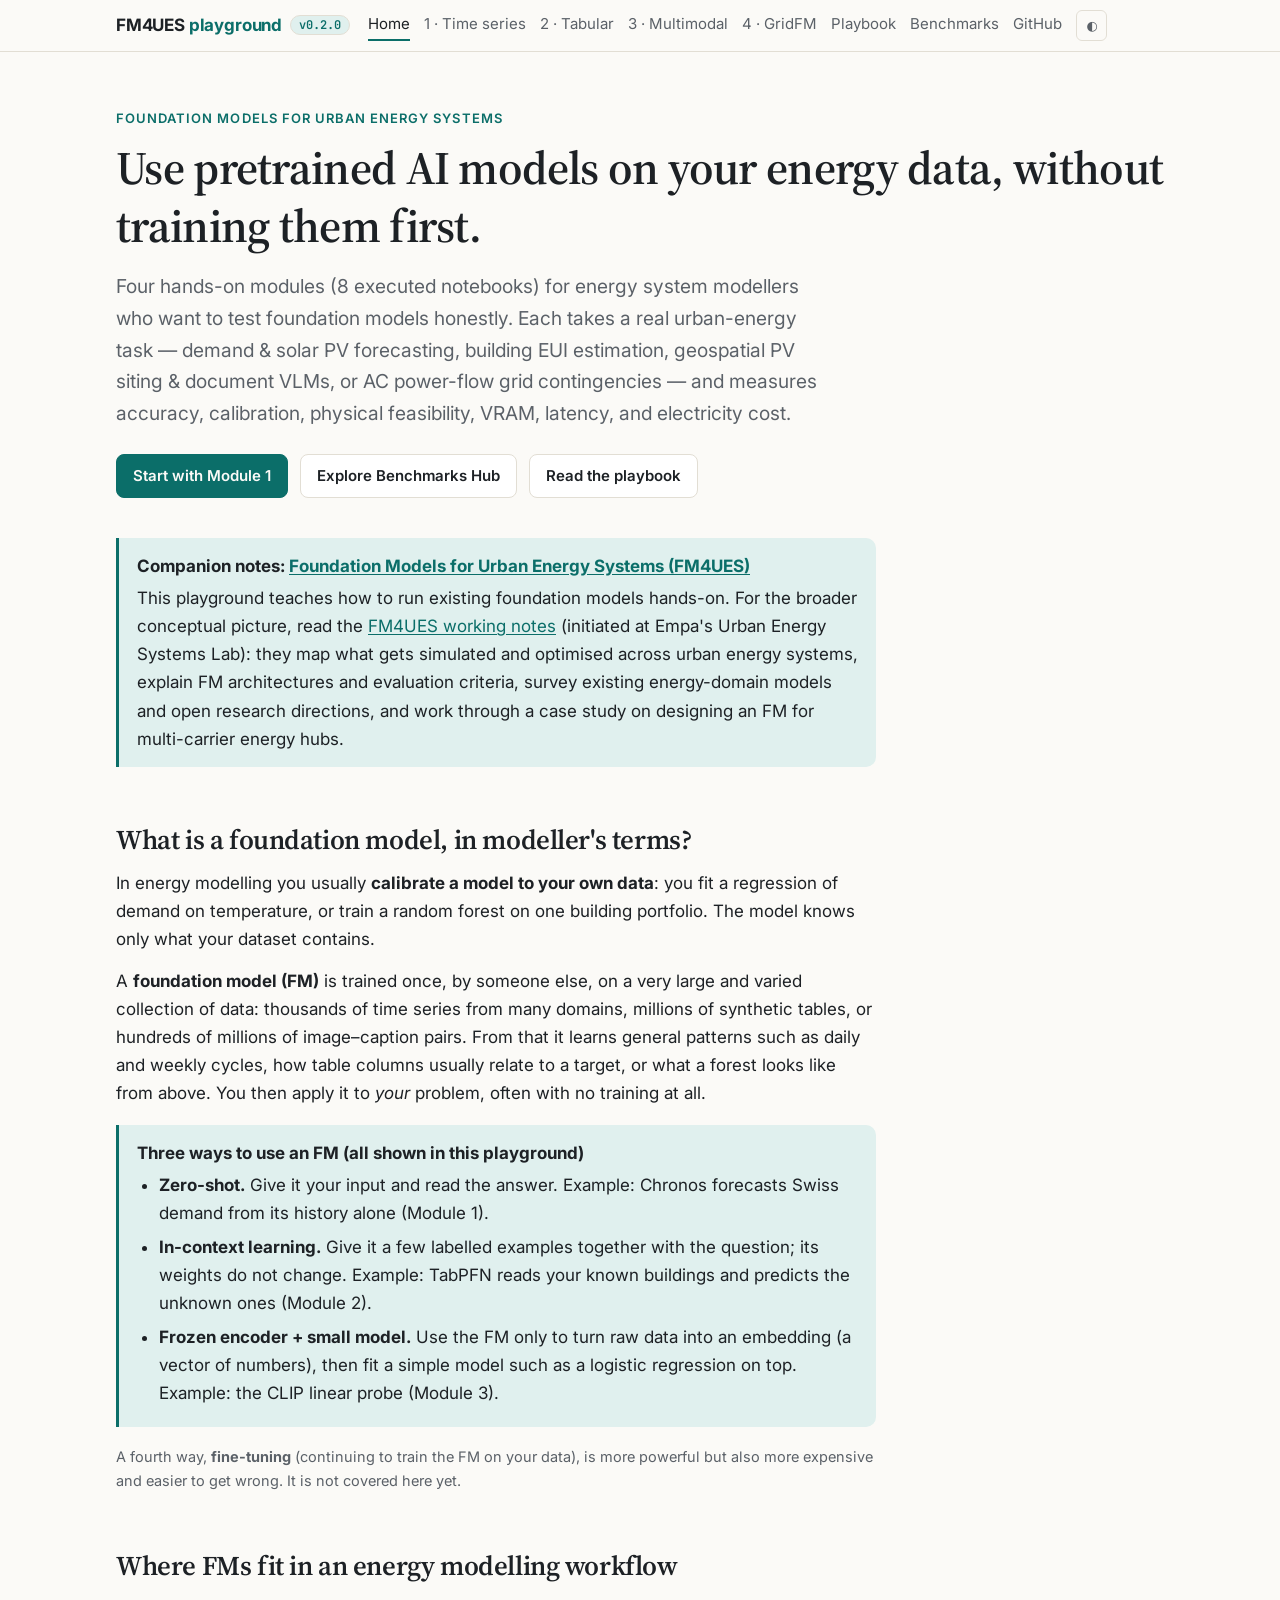
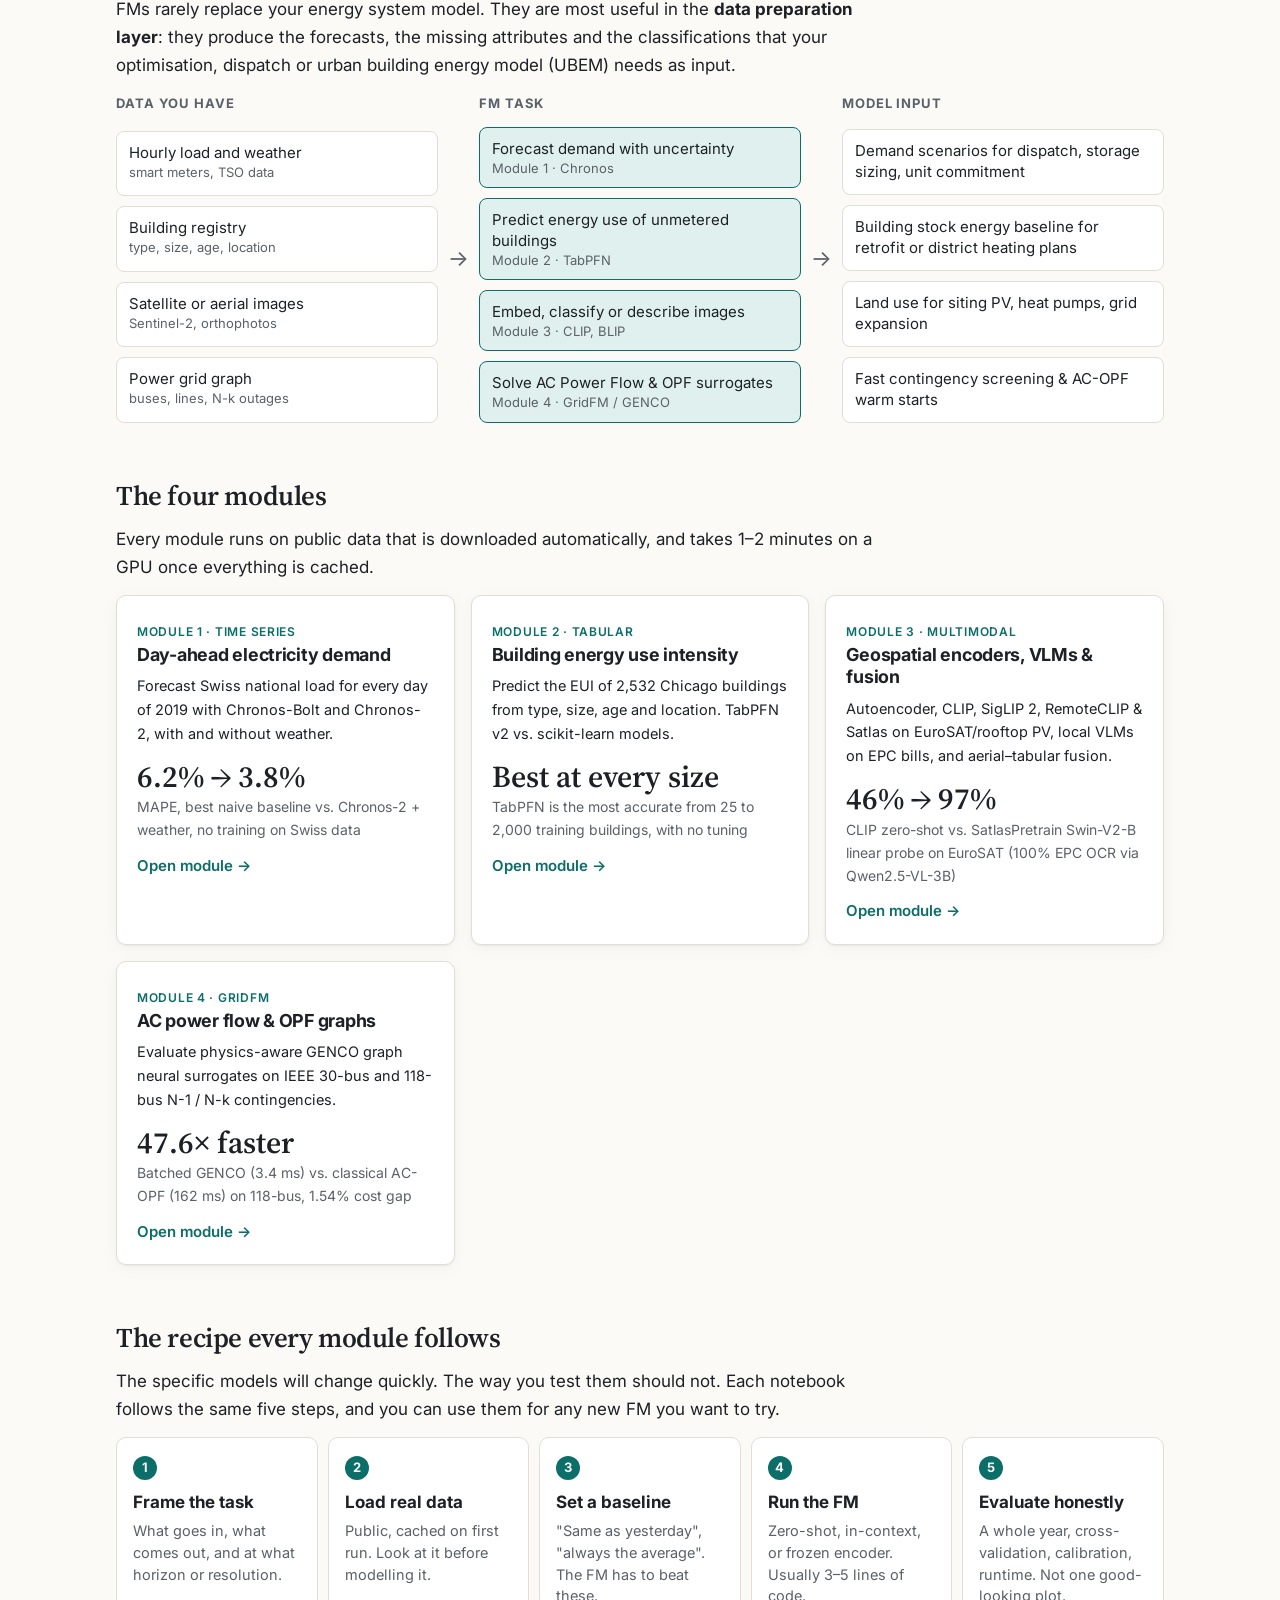
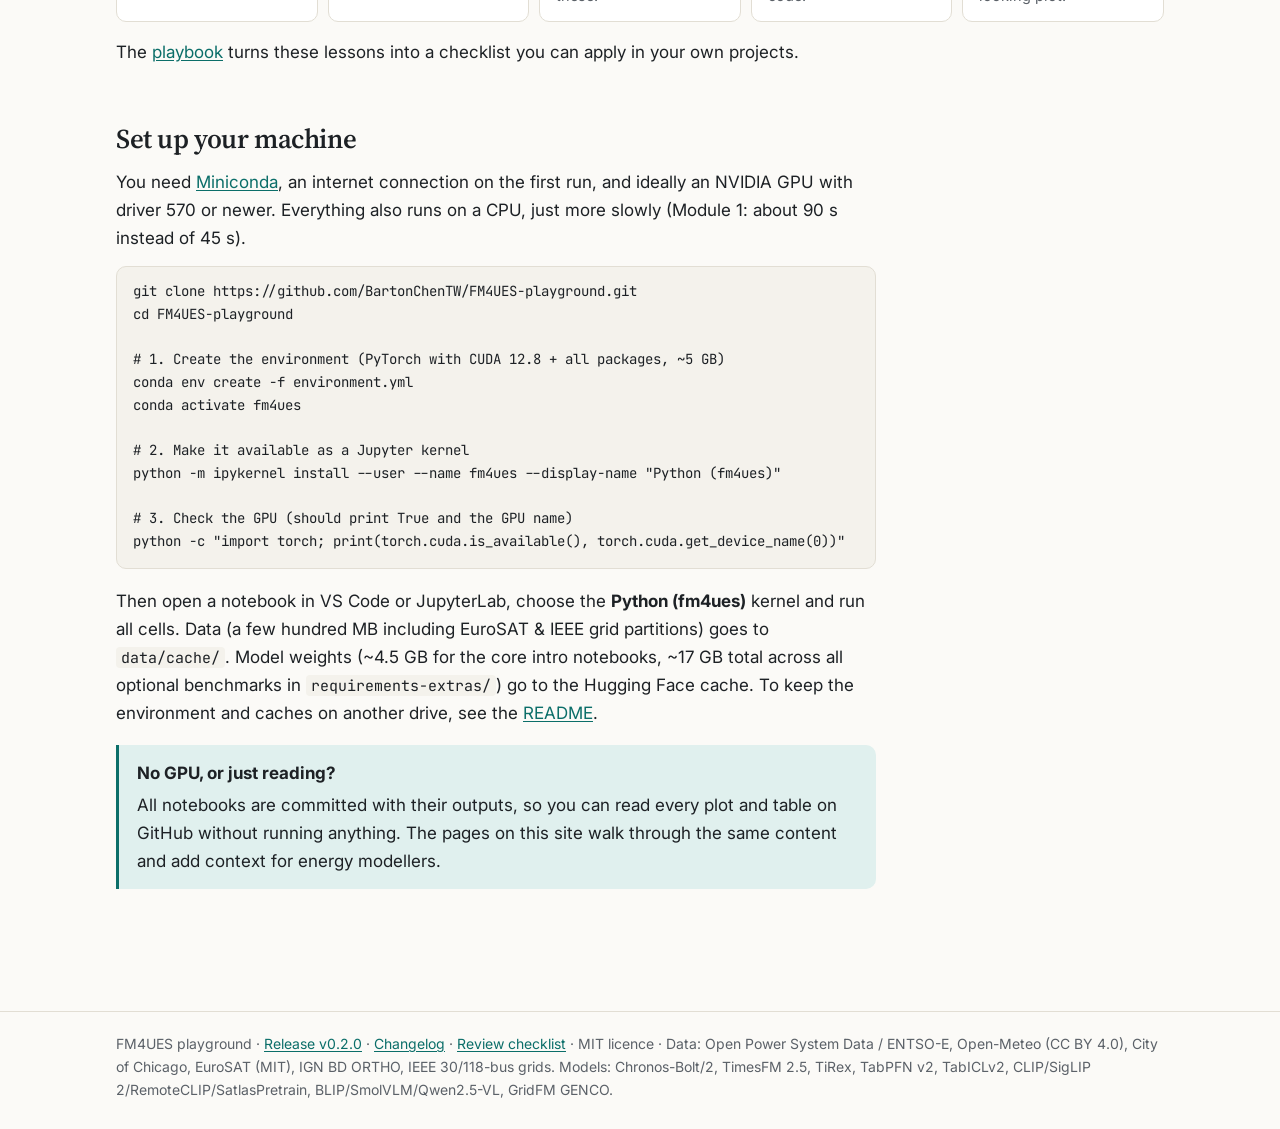
<file: docs/index.html>
<!doctype html>
<html lang="en">
<head>
<meta charset="utf-8">
<meta name="viewport" content="width=device-width, initial-scale=1">
<title>FM4UES Playground</title>
<meta name="description" content="A hands-on introduction to foundation models for energy system modellers: time-series forecasting, tabular prediction and multimodal encoders, with runnable notebooks on real energy data.">
<link rel="preconnect" href="https://fonts.googleapis.com">
<link rel="preconnect" href="https://fonts.gstatic.com" crossorigin>
<link href="https://fonts.googleapis.com/css2?family=Inter:wght@400;600;700&family=JetBrains+Mono:wght@400;600&family=Source+Serif+4:opsz,wght@8..60,600&display=swap" rel="stylesheet">
<link rel="stylesheet" href="assets/style.css">
<script src="assets/site.js"></script>
</head>
<body>

<header class="site-header">
  <div class="inner">
    <div class="brand-group">
      <a class="brand" href="index.html">FM4UES <span>playground</span></a>
      <a class="version-badge" href="https://github.com/BartonChenTW/FM4UES-playground/releases/tag/v0.2.0" title="Release v0.2.0 — changelog &amp; tags">v0.2.0</a>
    </div>
    <nav class="site-nav">
      <a href="index.html" aria-current="page">Home</a>
      <a href="module1.html">1 · Time series</a>
      <a href="module2.html">2 · Tabular</a>
      <a href="module3.html">3 · Multimodal</a>
      <a href="module4.html">4 · GridFM</a>
      <a href="playbook.html">Playbook</a>
      <a href="benchmarks.html">Benchmarks</a>
      <a class="gh" href="https://github.com/BartonChenTW/FM4UES-playground">GitHub</a>
      <button class="theme-toggle" type="button" aria-label="Toggle dark mode">◐</button>
    </nav>
  </div>
</header>

<main>

<div class="hero">
  <p class="eyebrow">Foundation models for urban energy systems</p>
  <h1>Use pretrained AI models on your energy data, without training them first.</h1>
  <p class="lede">
    Four hands-on modules (8 executed notebooks) for energy system modellers who want to test foundation models honestly.
    Each takes a real urban-energy task — demand &amp; solar PV forecasting, building EUI estimation, geospatial PV siting &amp; document VLMs,
    or AC power-flow grid contingencies — and measures accuracy, calibration, physical feasibility, VRAM, latency, and electricity cost.
  </p>
  <div class="actions">
    <a class="btn primary" href="module1.html">Start with Module 1</a>
    <a class="btn" href="benchmarks.html">Explore Benchmarks Hub</a>
    <a class="btn" href="playbook.html">Read the playbook</a>
  </div>
</div>

<section class="prose" style="margin-top:32px">
  <div class="concept">
    <strong>Companion notes: <a href="https://bartonchentw.github.io/FM4UES/">Foundation Models for Urban Energy Systems (FM4UES)</a></strong>
    <p>
      This playground teaches how to run existing foundation models hands-on. For the broader conceptual picture,
      read the <a href="https://bartonchentw.github.io/FM4UES/">FM4UES working notes</a> (initiated at Empa's Urban Energy Systems Lab):
      they map what gets simulated and optimised across urban energy systems, explain FM architectures and evaluation criteria,
      survey existing energy-domain models and open research directions, and work through a case study on designing an FM for
      multi-carrier energy hubs.
    </p>
  </div>
</section>

<section class="prose">
  <h2>What is a foundation model, in modeller's terms?</h2>
  <p>
    In energy modelling you usually <strong>calibrate a model to your own data</strong>: you fit a regression of demand
    on temperature, or train a random forest on one building portfolio. The model knows only what your dataset contains.
  </p>
  <p>
    A <strong>foundation model (FM)</strong> is trained once, by someone else, on a very large and varied collection of data:
    thousands of time series from many domains, millions of synthetic tables, or hundreds of millions of image–caption pairs.
    From that it learns general patterns such as daily and weekly cycles, how table columns usually relate to a target,
    or what a forest looks like from above. You then apply it to <em>your</em> problem, often with no training at all.
  </p>
  <div class="concept">
    <strong>Three ways to use an FM (all shown in this playground)</strong>
    <ul style="margin-bottom:0">
      <li><b>Zero-shot.</b> Give it your input and read the answer. Example: Chronos forecasts Swiss demand from its history alone (Module 1).</li>
      <li><b>In-context learning.</b> Give it a few labelled examples together with the question; its weights do not change. Example: TabPFN reads your known buildings and predicts the unknown ones (Module 2).</li>
      <li><b>Frozen encoder + small model.</b> Use the FM only to turn raw data into an embedding (a vector of numbers), then fit a simple model such as a logistic regression on top. Example: the CLIP linear probe (Module 3).</li>
    </ul>
  </div>
  <p class="muted small">
    A fourth way, <b>fine-tuning</b> (continuing to train the FM on your data), is more powerful but also more expensive and
    easier to get wrong. It is not covered here yet.
  </p>
</section>

<section>
  <h2>Where FMs fit in an energy modelling workflow</h2>
  <p class="prose">
    FMs rarely replace your energy system model. They are most useful in the <strong>data preparation layer</strong>:
    they produce the forecasts, the missing attributes and the classifications that your optimisation, dispatch or
    urban building energy model (UBEM) needs as input.
  </p>
  <div class="pipeline" role="img" aria-label="Raw data flows into foundation model tasks, which produce inputs for energy system models">
    <div class="col">
      <h4>Data you have</h4>
      <div class="box">Hourly load and weather<small>smart meters, TSO data</small></div>
      <div class="box">Building registry<small>type, size, age, location</small></div>
      <div class="box">Satellite or aerial images<small>Sentinel-2, orthophotos</small></div>
      <div class="box">Power grid graph<small>buses, lines, N-k outages</small></div>
    </div>
    <div class="arrow">→</div>
    <div class="col">
      <h4>FM task</h4>
      <div class="box fm">Forecast demand with uncertainty<small>Module 1 · Chronos</small></div>
      <div class="box fm">Predict energy use of unmetered buildings<small>Module 2 · TabPFN</small></div>
      <div class="box fm">Embed, classify or describe images<small>Module 3 · CLIP, BLIP</small></div>
      <div class="box fm">Solve AC Power Flow &amp; OPF surrogates<small>Module 4 · GridFM / GENCO</small></div>
    </div>
    <div class="arrow">→</div>
    <div class="col">
      <h4>Model input</h4>
      <div class="box">Demand scenarios for dispatch, storage sizing, unit commitment</div>
      <div class="box">Building stock energy baseline for retrofit or district heating plans</div>
      <div class="box">Land use for siting PV, heat pumps, grid expansion</div>
      <div class="box">Fast contingency screening &amp; AC-OPF warm starts</div>
    </div>
  </div>
</section>

<section>
  <h2>The four modules</h2>
  <p class="prose">Every module runs on public data that is downloaded automatically, and takes 1–2 minutes on a GPU once everything is cached.</p>
  <div class="grid cols-2">
    <a class="card" href="module1.html">
      <span class="tag">Module 1 · Time series</span>
      <h3>Day-ahead electricity demand</h3>
      <p class="small">Forecast Swiss national load for every day of 2019 with Chronos-Bolt and Chronos-2, with and without weather.</p>
      <div class="stat">6.2% → 3.8%</div>
      <div class="stat-label">MAPE, best naive baseline vs. Chronos-2 + weather, no training on Swiss data</div>
      <div class="more">Open module →</div>
    </a>
    <a class="card" href="module2.html">
      <span class="tag">Module 2 · Tabular</span>
      <h3>Building energy use intensity</h3>
      <p class="small">Predict the EUI of 2,532 Chicago buildings from type, size, age and location. TabPFN v2 vs. scikit-learn models.</p>
      <div class="stat">Best at every size</div>
      <div class="stat-label">TabPFN is the most accurate from 25 to 2,000 training buildings, with no tuning</div>
      <div class="more">Open module →</div>
    </a>
    <a class="card" href="module3.html">
      <span class="tag">Module 3 · Multimodal</span>
      <h3>Geospatial encoders, VLMs &amp; fusion</h3>
      <p class="small">Autoencoder, CLIP, SigLIP 2, RemoteCLIP &amp; Satlas on EuroSAT/rooftop PV, local VLMs on EPC bills, and aerial–tabular fusion.</p>
      <div class="stat">46% → 97%</div>
      <div class="stat-label">CLIP zero-shot vs. SatlasPretrain Swin-V2-B linear probe on EuroSAT (100% EPC OCR via Qwen2.5-VL-3B)</div>
      <div class="more">Open module →</div>
    </a>
    <a class="card" href="module4.html">
      <span class="tag">Module 4 · GridFM</span>
      <h3>AC power flow &amp; OPF graphs</h3>
      <p class="small">Evaluate physics-aware GENCO graph neural surrogates on IEEE 30-bus and 118-bus N-1 / N-k contingencies.</p>
      <div class="stat">47.6× faster</div>
      <div class="stat-label">Batched GENCO (3.4 ms) vs. classical AC-OPF (162 ms) on 118-bus, 1.54% cost gap</div>
      <div class="more">Open module →</div>
    </a>
  </div>
</section>

<section>
  <h2>The recipe every module follows</h2>
  <p class="prose">
    The specific models will change quickly. The way you test them should not. Each notebook follows the same five steps,
    and you can use them for any new FM you want to try.
  </p>
  <div class="flow">
    <div class="step"><b>Frame the task</b><span>What goes in, what comes out, and at what horizon or resolution.</span></div>
    <div class="step"><b>Load real data</b><span>Public, cached on first run. Look at it before modelling it.</span></div>
    <div class="step"><b>Set a baseline</b><span>"Same as yesterday", "always the average". The FM has to beat these.</span></div>
    <div class="step"><b>Run the FM</b><span>Zero-shot, in-context, or frozen encoder. Usually 3–5 lines of code.</span></div>
    <div class="step"><b>Evaluate honestly</b><span>A whole year, cross-validation, calibration, runtime. Not one good-looking plot.</span></div>
  </div>
  <p class="prose" style="margin-top:16px">The <a href="playbook.html">playbook</a> turns these lessons into a checklist you can apply in your own projects.</p>
</section>

<section id="setup" class="prose">
  <h2>Set up your machine</h2>
  <p>
    You need <a href="https://docs.conda.io/en/latest/miniconda.html">Miniconda</a>, an internet connection on the first run, and ideally an
    NVIDIA GPU with driver 570 or newer. Everything also runs on a CPU, just more slowly (Module 1: about 90 s instead of 45 s).
  </p>
  <pre><code class="language-bash">git clone https://github.com/BartonChenTW/FM4UES-playground.git
cd FM4UES-playground

# 1. Create the environment (PyTorch with CUDA 12.8 + all packages, ~5 GB)
conda env create -f environment.yml
conda activate fm4ues

# 2. Make it available as a Jupyter kernel
python -m ipykernel install --user --name fm4ues --display-name "Python (fm4ues)"

# 3. Check the GPU (should print True and the GPU name)
python -c "import torch; print(torch.cuda.is_available(), torch.cuda.get_device_name(0))"</code></pre>
  <p>
    Then open a notebook in VS Code or JupyterLab, choose the <b>Python (fm4ues)</b> kernel and run all cells.
    Data (a few hundred MB including EuroSAT &amp; IEEE grid partitions) goes to <code>data/cache/</code>. Model weights (~4.5 GB for
    the core intro notebooks, ~17 GB total across all optional benchmarks in <code>requirements-extras/</code>) go to the
    Hugging Face cache. To keep the environment and caches on another drive, see the
    <a href="https://github.com/BartonChenTW/FM4UES-playground#keeping-everything-on-a-data-drive-optional">README</a>.
  </p>
  <div class="concept">
    <strong>No GPU, or just reading?</strong>
    <p>All notebooks are committed with their outputs, so you can read every plot and table on GitHub without running anything.
    The pages on this site walk through the same content and add context for energy modellers.</p>
  </div>
</section>

</main>

<footer>
  <div class="inner">
    FM4UES playground · <a href="https://github.com/BartonChenTW/FM4UES-playground/releases/tag/v0.2.0">Release v0.2.0</a> ·
    <a href="https://github.com/BartonChenTW/FM4UES-playground/blob/main/CHANGELOG.md">Changelog</a> ·
    <a href="https://github.com/BartonChenTW/FM4UES-playground/blob/main/docs/to_review.md">Review checklist</a> ·
    MIT licence · Data: Open Power System Data / ENTSO-E, Open-Meteo (CC BY 4.0), City of Chicago, EuroSAT (MIT), IGN BD ORTHO, IEEE 30/118-bus grids.
    Models: Chronos-Bolt/2, TimesFM 2.5, TiRex, TabPFN v2, TabICLv2, CLIP/SigLIP 2/RemoteCLIP/SatlasPretrain, BLIP/SmolVLM/Qwen2.5-VL, GridFM GENCO.
  </div>
</footer>

</body>
</html>
</file>
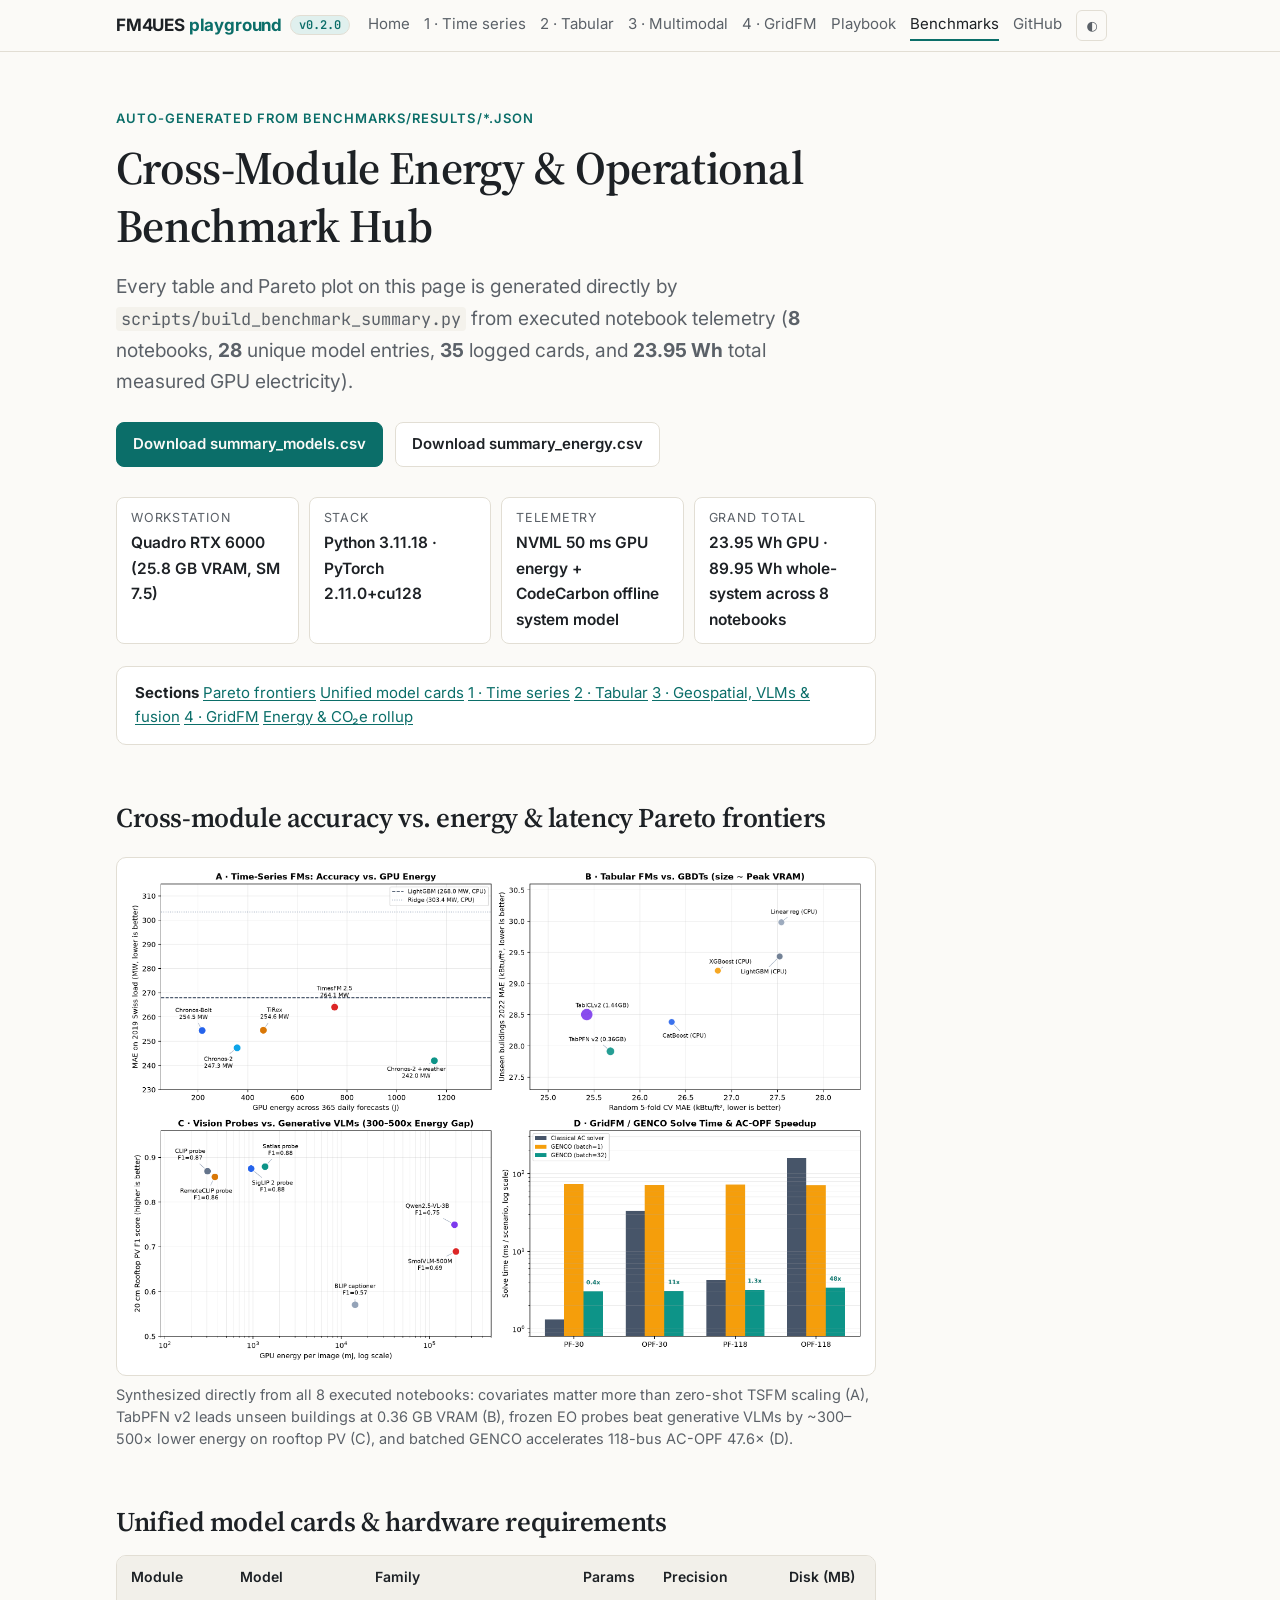
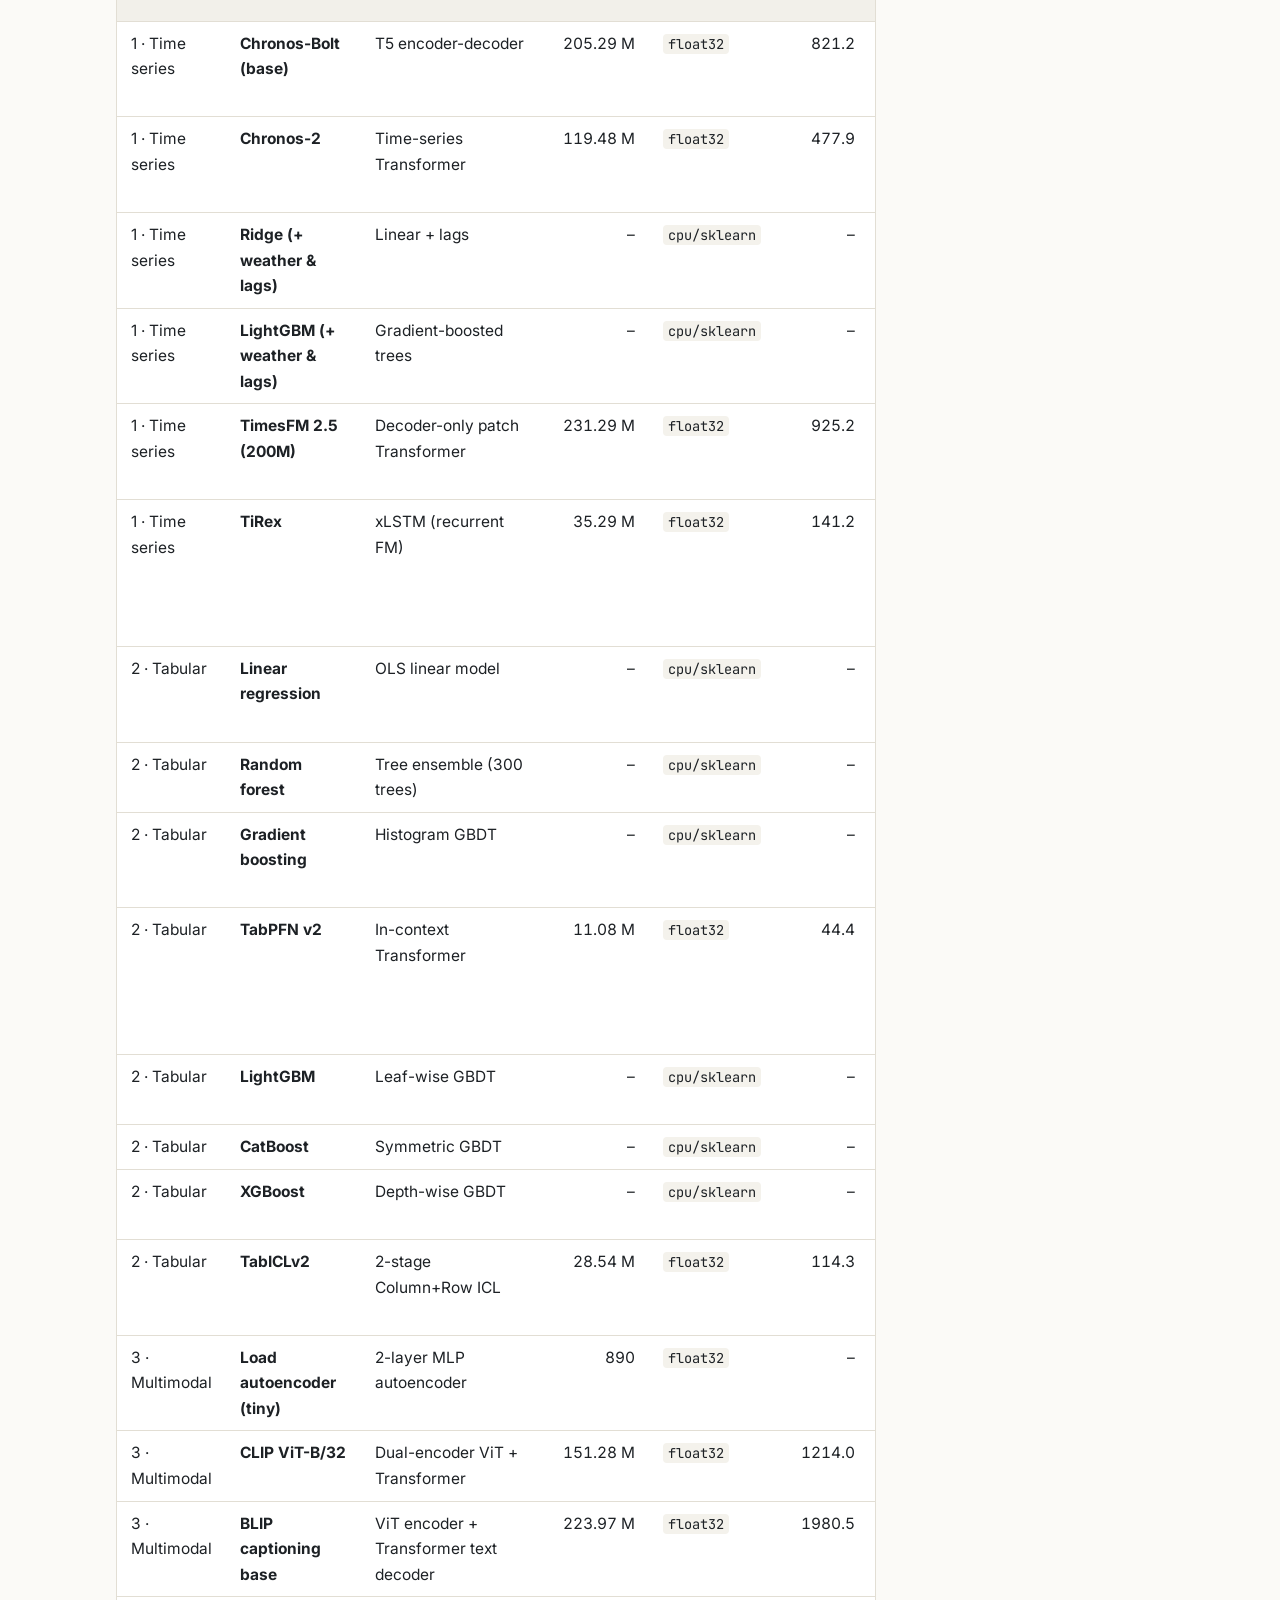
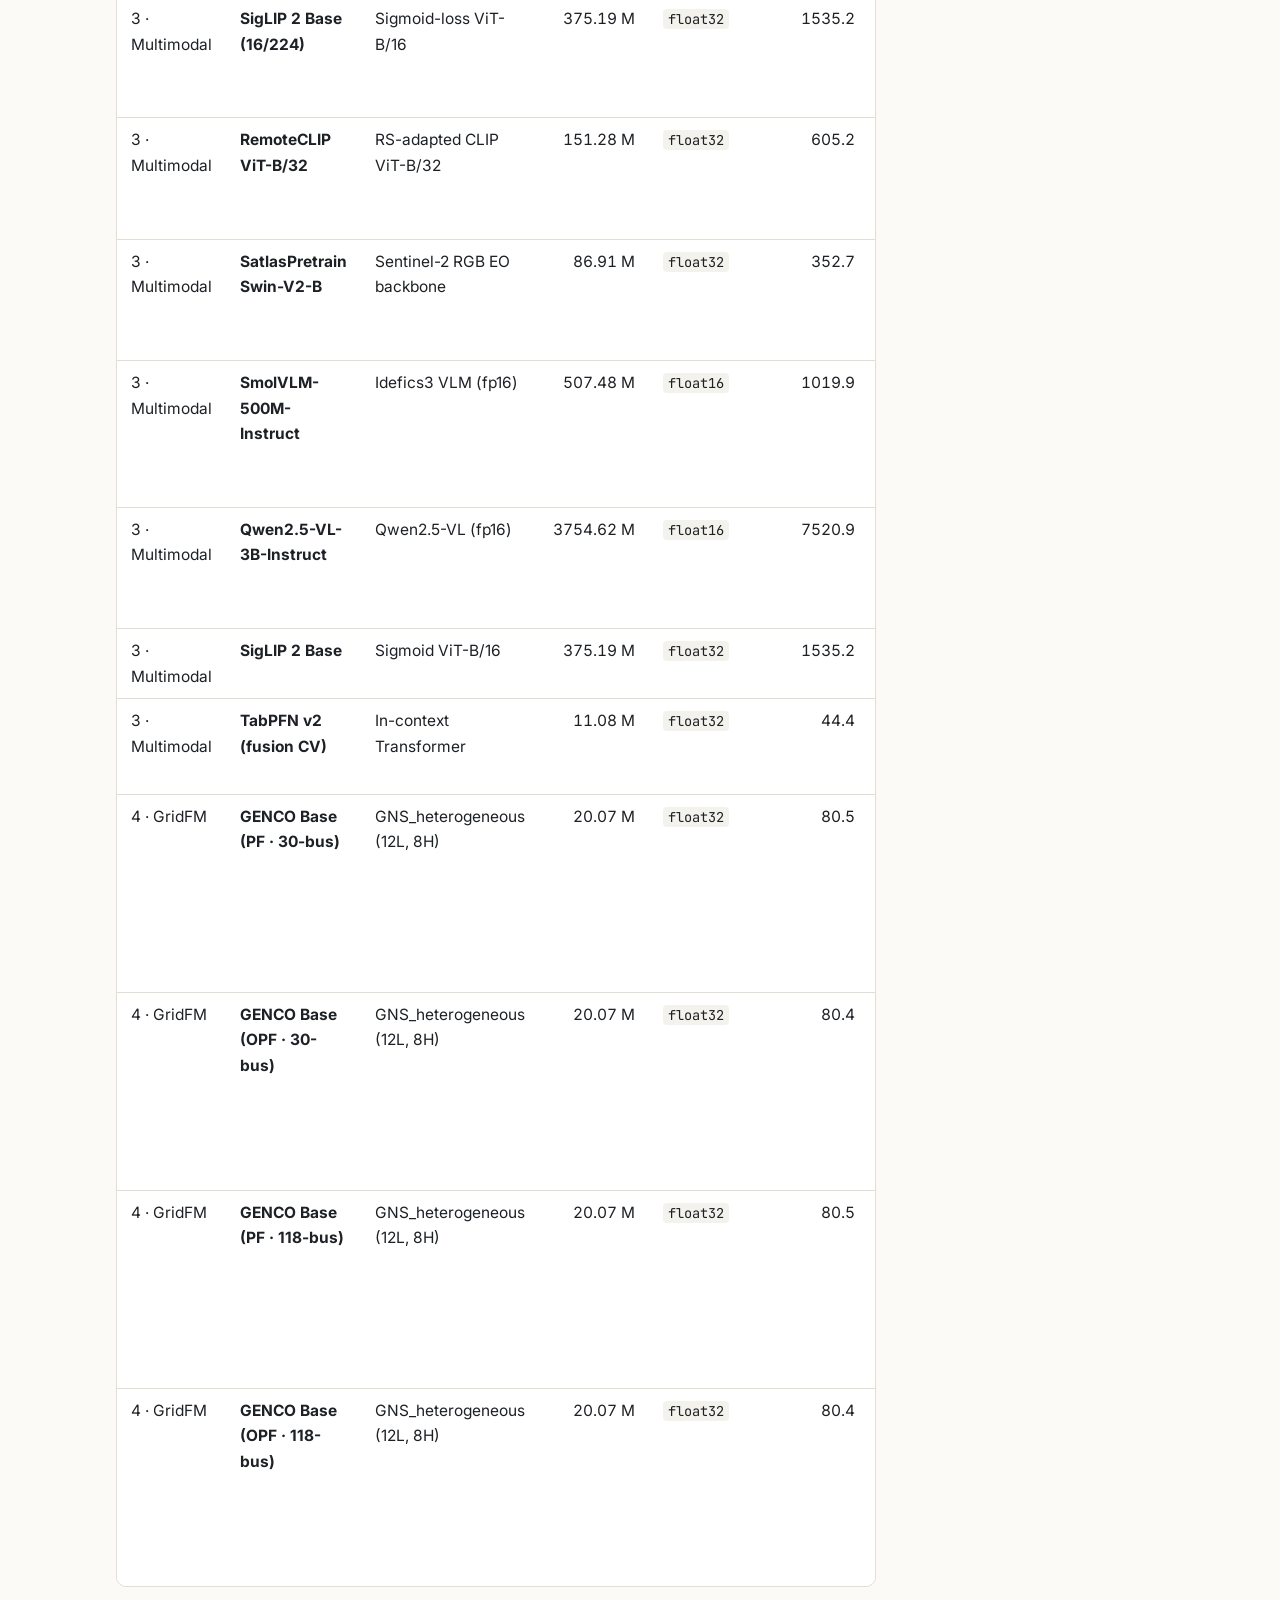
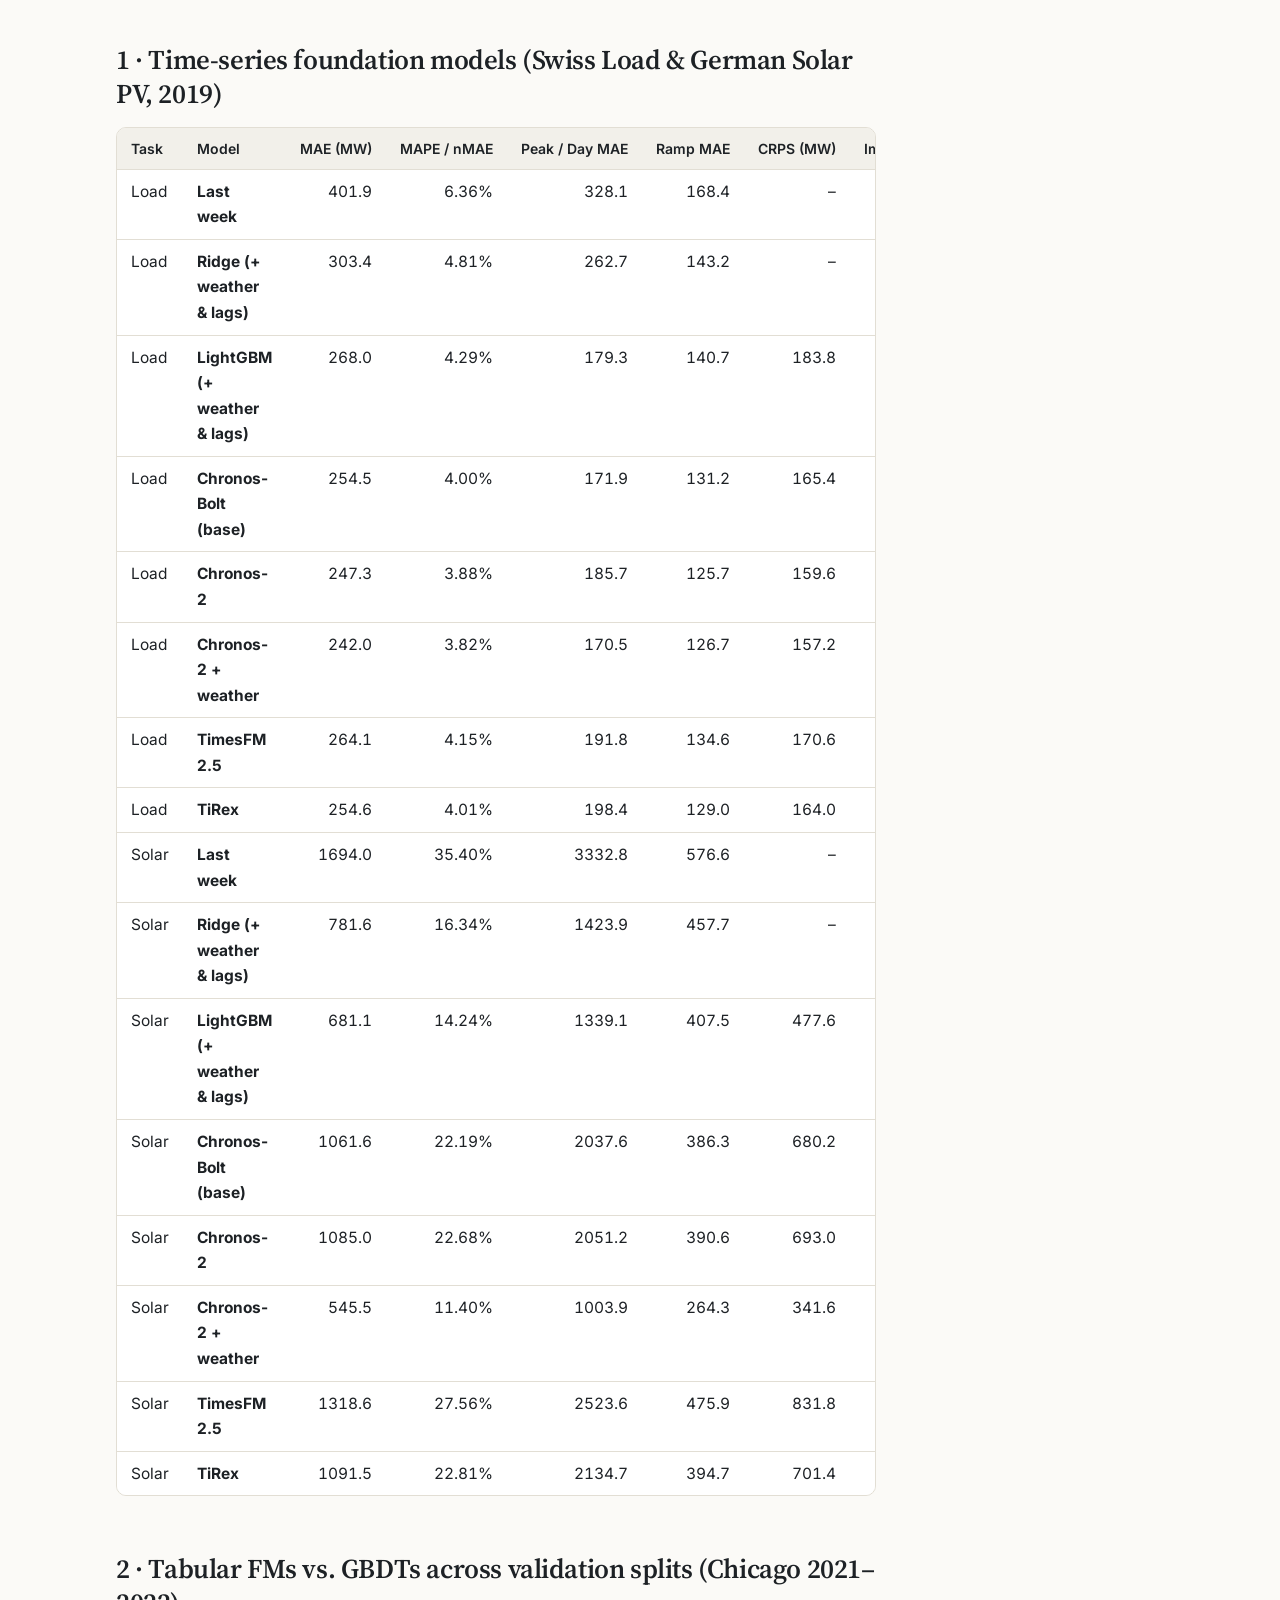
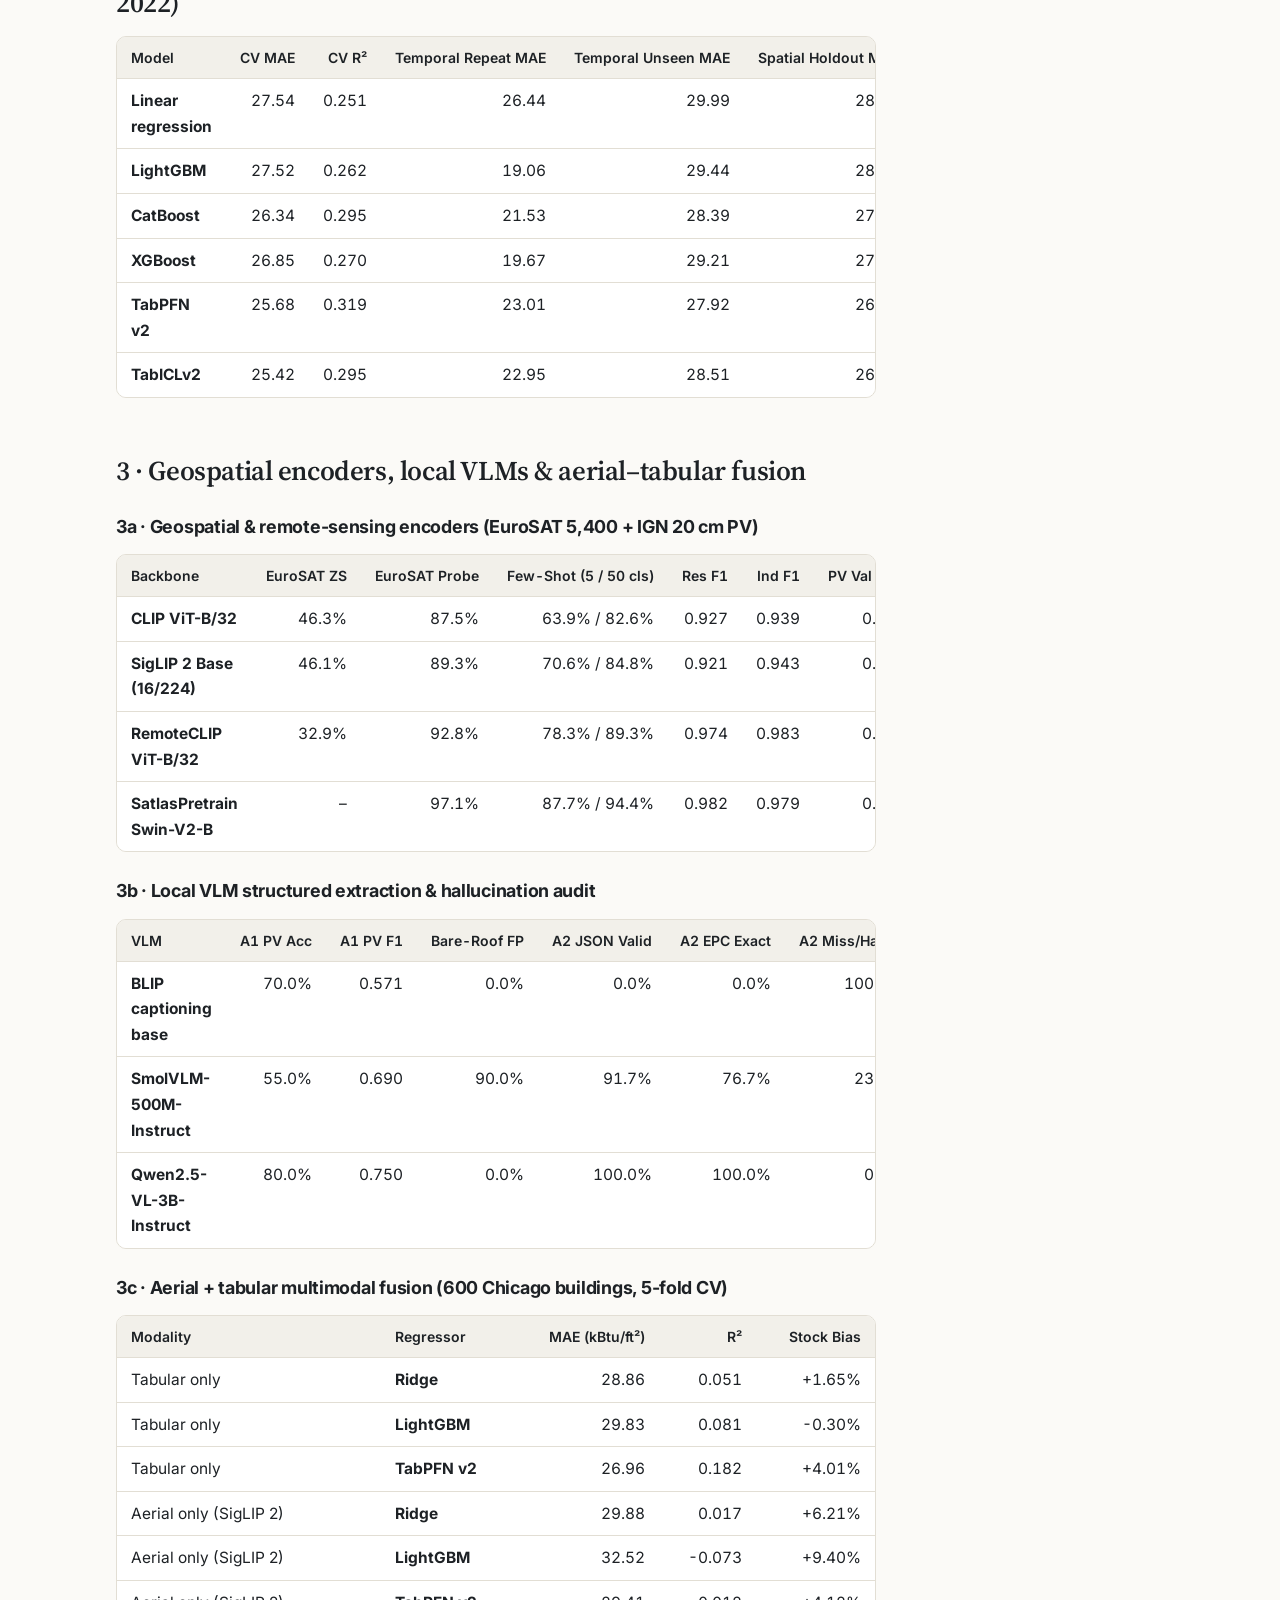
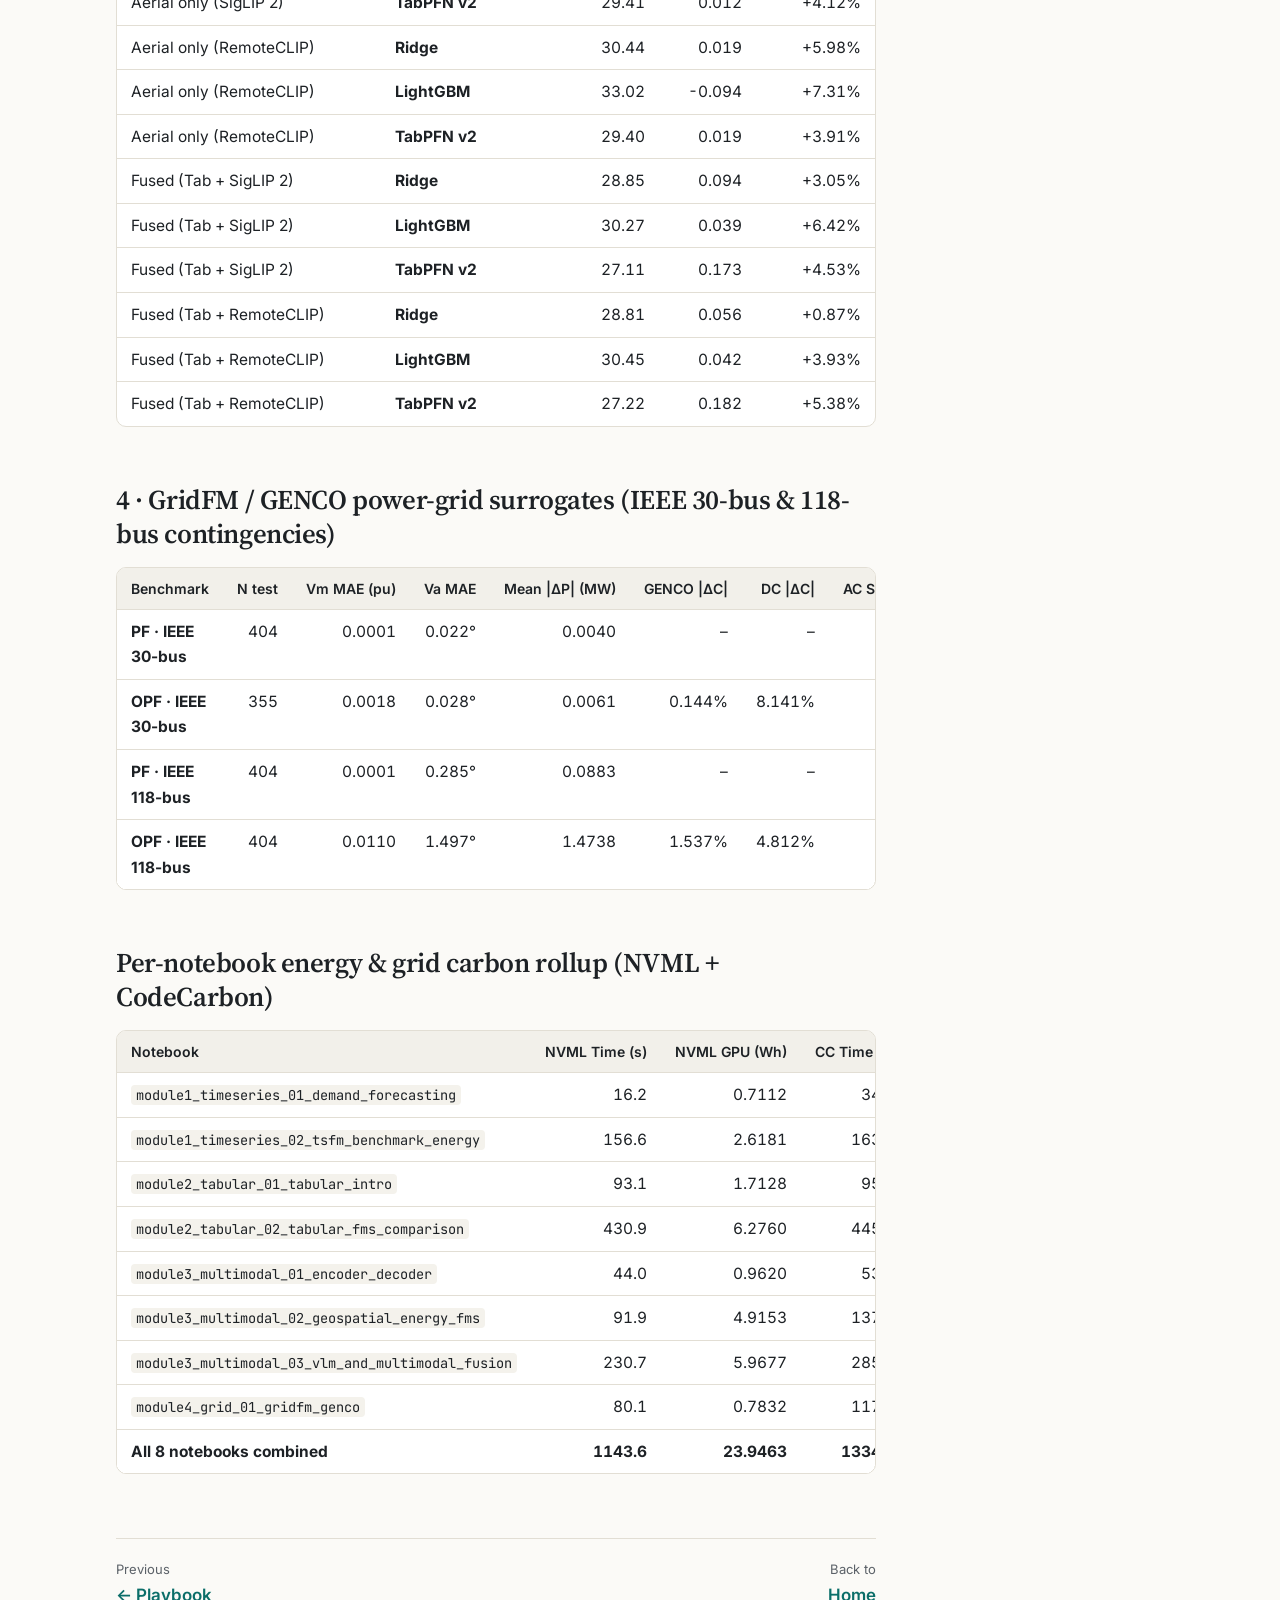
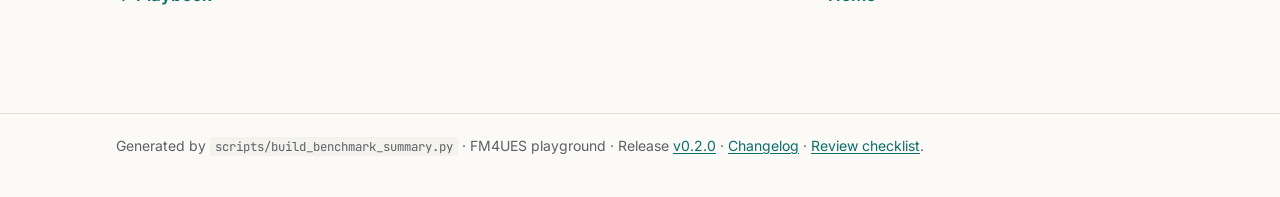
<file: docs/benchmarks.html>
<!doctype html>
<html lang="en">
<head>
<meta charset="utf-8">
<meta name="viewport" content="width=device-width, initial-scale=1">
<title>Benchmarks Hub · FM4UES</title>
<meta name="description" content="Unified cross-module benchmark leaderboard, operational footprint, Pareto frontiers, and energy cost generated from benchmarks/results/*.json.">
<link rel="preconnect" href="https://fonts.googleapis.com">
<link rel="preconnect" href="https://fonts.gstatic.com" crossorigin>
<link href="https://fonts.googleapis.com/css2?family=Inter:wght@400;600;700&family=JetBrains+Mono:wght@400;600&family=Source+Serif+4:opsz,wght@8..60,600&display=swap" rel="stylesheet">
<link rel="stylesheet" href="assets/style.css">
<script src="assets/site.js"></script>
</head>
<body>

<header class="site-header">
  <div class="inner">
    <div class="brand-group">
      <a class="brand" href="index.html">FM4UES <span>playground</span></a>
      <a class="version-badge" href="https://github.com/BartonChenTW/FM4UES-playground/releases/tag/v0.2.0" title="Release v0.2.0 — changelog &amp; tags">v0.2.0</a>
    </div>
    <nav class="site-nav">
      <a href="index.html">Home</a>
      <a href="module1.html">1 · Time series</a>
      <a href="module2.html">2 · Tabular</a>
      <a href="module3.html">3 · Multimodal</a>
      <a href="module4.html">4 · GridFM</a>
      <a href="playbook.html">Playbook</a>
      <a href="benchmarks.html" aria-current="page">Benchmarks</a>
      <a class="gh" href="https://github.com/BartonChenTW/FM4UES-playground">GitHub</a>
      <button class="theme-toggle" type="button" aria-label="Toggle dark mode">◐</button>
    </nav>
  </div>
</header>

<main>
<div class="prose">

<div class="hero">
  <p class="eyebrow">Auto-generated from benchmarks/results/*.json</p>
  <h1>Cross-Module Energy &amp; Operational Benchmark Hub</h1>
  <p class="lede">
    Every table and Pareto plot on this page is generated directly by <code>scripts/build_benchmark_summary.py</code> from executed
    notebook telemetry (<b>8</b> notebooks, <b>28</b> unique model entries, <b>35</b> logged cards,
    and <b>23.95 Wh</b> total measured GPU electricity).
  </p>
  <div class="actions">
    <a class="btn primary" href="../benchmarks/summary_models.csv">Download summary_models.csv</a>
    <a class="btn" href="../benchmarks/summary_energy.csv">Download summary_energy.csv</a>
  </div>
</div>

<dl class="facts">
  <div><dt>Workstation</dt><dd>Quadro RTX 6000 (25.8 GB VRAM, SM 7.5)</dd></div>
  <div><dt>Stack</dt><dd>Python 3.11.18 · PyTorch 2.11.0+cu128</dd></div>
  <div><dt>Telemetry</dt><dd>NVML 50 ms GPU energy + CodeCarbon offline system model</dd></div>
  <div><dt>Grand total</dt><dd>23.95 Wh GPU · 89.95 Wh whole-system across 8 notebooks</dd></div>
</dl>

<nav class="toc">
  <b>Sections</b>
  <a href="#pareto">Pareto frontiers</a>
  <a href="#cards">Unified model cards</a>
  <a href="#tsfm">1 · Time series</a>
  <a href="#tabular">2 · Tabular</a>
  <a href="#multimodal">3 · Geospatial, VLMs &amp; fusion</a>
  <a href="#grid">4 · GridFM</a>
  <a href="#energy">Energy &amp; CO₂e rollup</a>
</nav>

<section id="pareto">
  <h2>Cross-module accuracy vs. energy &amp; latency Pareto frontiers</h2>
  <figure>
    <div class="frame"><img src="assets/img/benchmarks_pareto.png" alt="Four-panel cross-module Pareto chart covering Time-Series FMs, Tabular FMs vs GBDTs, Vision Probes vs VLMs, and GridFM GENCO solve speedups." loading="lazy"></div>
    <figcaption>Synthesized directly from all 8 executed notebooks: covariates matter more than zero-shot TSFM scaling (A), TabPFN v2 leads unseen buildings at 0.36 GB VRAM (B), frozen EO probes beat generative VLMs by ~300–500× lower energy on rooftop PV (C), and batched GENCO accelerates 118-bus AC-OPF 47.6× (D).</figcaption>
  </figure>
</section>

<section id="cards">
  <h2>Unified model cards &amp; hardware requirements</h2>
  <div class="table-wrap"><table>
    <tr><th>Module</th><th>Model</th><th>Family</th><th class="num">Params</th><th>Precision</th><th class="num">Disk (MB)</th><th class="num">Peak VRAM (GB)</th><th>Min Hardware</th><th>Licence</th><th>Hard Limits</th></tr>
    <tr><td>1 · Time series</td><td><b>Chronos-Bolt (base)</b></td><td>T5 encoder-decoder</td><td class="num">205.29 M</td><td><code>float32</code></td><td class="num">821.2</td><td class="num">4.92</td><td>GPU &lt;= 8 GB</td><td>Apache-2.0</td><td>Context &lt;= 2,048 steps, univariate only</td></tr><tr><td>1 · Time series</td><td><b>Chronos-2</b></td><td>Time-series Transformer</td><td class="num">119.48 M</td><td><code>float32</code></td><td class="num">477.9</td><td class="num">2.31</td><td>GPU &lt;= 4 GB</td><td>Apache-2.0</td><td>Supports past &amp; known-future covariates</td></tr><tr><td>1 · Time series</td><td><b>Ridge (+ weather &amp; lags)</b></td><td>Linear + lags</td><td class="num">–</td><td><code>cpu/sklearn</code></td><td class="num">–</td><td class="num">–</td><td>CPU-ok</td><td>BSD-3-Clause</td><td>Needs historical training split</td></tr><tr><td>1 · Time series</td><td><b>LightGBM (+ weather &amp; lags)</b></td><td>Gradient-boosted trees</td><td class="num">–</td><td><code>cpu/sklearn</code></td><td class="num">–</td><td class="num">–</td><td>CPU-ok</td><td>MIT</td><td>Needs historical training split</td></tr><tr><td>1 · Time series</td><td><b>TimesFM 2.5 (200M)</b></td><td>Decoder-only patch Transformer</td><td class="num">231.29 M</td><td><code>float32</code></td><td class="num">925.2</td><td class="num">2.53</td><td>GPU &lt;= 4 GB</td><td>Apache-2.0</td><td>Univariate core; covariates via xreg</td></tr><tr><td>1 · Time series</td><td><b>TiRex</b></td><td>xLSTM (recurrent FM)</td><td class="num">35.29 M</td><td><code>float32</code></td><td class="num">141.2</td><td class="num">0.30</td><td>GPU &lt;= 4 GB</td><td>NX-AI Community / Apache-2.0 (check card)</td><td>Univariate, 9 deciles (0.1..0.9)</td></tr><tr><td>2 · Tabular</td><td><b>Linear regression</b></td><td>OLS linear model</td><td class="num">–</td><td><code>cpu/sklearn</code></td><td class="num">–</td><td class="num">0.00</td><td>CPU-ok</td><td>BSD-3-Clause</td><td>Linear relationships only</td></tr><tr><td>2 · Tabular</td><td><b>Random forest</b></td><td>Tree ensemble (300 trees)</td><td class="num">–</td><td><code>cpu/sklearn</code></td><td class="num">–</td><td class="num">0.00</td><td>CPU-ok</td><td>BSD-3-Clause</td><td>CPU multi-core</td></tr><tr><td>2 · Tabular</td><td><b>Gradient boosting</b></td><td>Histogram GBDT</td><td class="num">–</td><td><code>cpu/sklearn</code></td><td class="num">–</td><td class="num">0.00</td><td>CPU-ok</td><td>BSD-3-Clause</td><td>Needs &gt;= 20 samples/leaf by default</td></tr><tr><td>2 · Tabular</td><td><b>TabPFN v2</b></td><td>In-context Transformer</td><td class="num">11.08 M</td><td><code>float32</code></td><td class="num">44.4</td><td class="num">0.24</td><td>GPU &lt;= 4 GB</td><td>Prior Labs License (Apache 2.0 w/ attribution)</td><td>&lt;= 10,000 rows, &lt;= 500 cols</td></tr><tr><td>2 · Tabular</td><td><b>LightGBM</b></td><td>Leaf-wise GBDT</td><td class="num">–</td><td><code>cpu/sklearn</code></td><td class="num">–</td><td class="num">0.01</td><td>CPU-ok</td><td>MIT</td><td>Needs tuning for tiny n</td></tr><tr><td>2 · Tabular</td><td><b>CatBoost</b></td><td>Symmetric GBDT</td><td class="num">–</td><td><code>cpu/sklearn</code></td><td class="num">–</td><td class="num">0.01</td><td>CPU-ok</td><td>Apache-2.0</td><td>Fast inference</td></tr><tr><td>2 · Tabular</td><td><b>XGBoost</b></td><td>Depth-wise GBDT</td><td class="num">–</td><td><code>cpu/sklearn</code></td><td class="num">–</td><td class="num">0.01</td><td>CPU-ok</td><td>Apache-2.0</td><td>Needs tuning for tiny n</td></tr><tr><td>2 · Tabular</td><td><b>TabICLv2</b></td><td>2-stage Column+Row ICL</td><td class="num">28.54 M</td><td><code>float32</code></td><td class="num">114.3</td><td class="num">2.71</td><td>GPU &lt;= 4 GB</td><td>BSD-3-Clause</td><td>Scales &gt;100k rows, native quantiles</td></tr><tr><td>3 · Multimodal</td><td><b>Load autoencoder (tiny)</b></td><td>2-layer MLP autoencoder</td><td class="num">890</td><td><code>float32</code></td><td class="num">–</td><td class="num">0.02</td><td>CPU-ok</td><td>MIT</td><td>24-h shape only</td></tr><tr><td>3 · Multimodal</td><td><b>CLIP ViT-B/32</b></td><td>Dual-encoder ViT + Transformer</td><td class="num">151.28 M</td><td><code>float32</code></td><td class="num">1214.0</td><td class="num">1.41</td><td>GPU &lt;= 4 GB</td><td>MIT</td><td>77 text tokens, 224x224 px crop</td></tr><tr><td>3 · Multimodal</td><td><b>BLIP captioning base</b></td><td>ViT encoder + Transformer text decoder</td><td class="num">223.97 M</td><td><code>float32</code></td><td class="num">1980.5</td><td class="num">1.42</td><td>GPU &lt;= 4 GB</td><td>BSD-3-Clause</td><td>Everyday-photo domain, 384x384 px</td></tr><tr><td>3 · Multimodal</td><td><b>SigLIP 2 Base (16/224)</b></td><td>Sigmoid-loss ViT-B/16</td><td class="num">375.19 M</td><td><code>float32</code></td><td class="num">1535.2</td><td class="num">2.52</td><td>GPU &lt;= 4 GB</td><td>Apache-2.0</td><td>224x224 px, 64 text tokens (lowercase recommended)</td></tr><tr><td>3 · Multimodal</td><td><b>RemoteCLIP ViT-B/32</b></td><td>RS-adapted CLIP ViT-B/32</td><td class="num">151.28 M</td><td><code>float32</code></td><td class="num">605.2</td><td class="num">0.94</td><td>GPU &lt;= 4 GB</td><td>Unspecified on HF card</td><td>224x224 px, 77 text tokens; tuned for remote sensing</td></tr><tr><td>3 · Multimodal</td><td><b>SatlasPretrain Swin-V2-B</b></td><td>Sentinel-2 RGB EO backbone</td><td class="num">86.91 M</td><td><code>float32</code></td><td class="num">352.7</td><td class="num">1.63</td><td>GPU &lt;= 4 GB</td><td>Apache-2.0</td><td>Vision-only (no text encoder); expects [0,1] Sentinel-2 RGB</td></tr><tr><td>3 · Multimodal</td><td><b>SmolVLM-500M-Instruct</b></td><td>Idefics3 VLM (fp16)</td><td class="num">507.48 M</td><td><code>float16</code></td><td class="num">1019.9</td><td class="num">1.50</td><td>GPU &lt;= 4 GB</td><td>Apache-2.0</td><td>Compact 500M VLM; struggles with strict JSON &amp; dense numbers</td></tr><tr><td>3 · Multimodal</td><td><b>Qwen2.5-VL-3B-Instruct</b></td><td>Qwen2.5-VL (fp16)</td><td class="num">3754.62 M</td><td><code>float16</code></td><td class="num">7520.9</td><td class="num">7.72</td><td>GPU 16-24 GB</td><td>Apache-2.0</td><td>7.7 GB VRAM in fp16; dynamic native image resolution</td></tr><tr><td>3 · Multimodal</td><td><b>SigLIP 2 Base</b></td><td>Sigmoid ViT-B/16</td><td class="num">375.19 M</td><td><code>float32</code></td><td class="num">1535.2</td><td class="num">2.01</td><td>GPU &lt;= 4 GB</td><td>Apache-2.0</td><td>–</td></tr><tr><td>3 · Multimodal</td><td><b>TabPFN v2 (fusion CV)</b></td><td>In-context Transformer</td><td class="num">11.08 M</td><td><code>float32</code></td><td class="num">44.4</td><td class="num">–</td><td>GPU &lt;= 4 GB</td><td>Prior Labs (Apache 2.0)</td><td>–</td></tr><tr><td>4 · GridFM</td><td><b>GENCO Base (PF · 30-bus)</b></td><td>GNS_heterogeneous (12L, 8H)</td><td class="num">20.07 M</td><td><code>float32</code></td><td class="num">80.5</td><td class="num">0.13</td><td>GPU &lt;= 4 GB</td><td>Apache-2.0</td><td>Fixed bus/branch schema per case; OPF bounds Vm &amp; Pg only (soft Qg/thermal/PBE)</td></tr><tr><td>4 · GridFM</td><td><b>GENCO Base (OPF · 30-bus)</b></td><td>GNS_heterogeneous (12L, 8H)</td><td class="num">20.07 M</td><td><code>float32</code></td><td class="num">80.4</td><td class="num">0.13</td><td>GPU &lt;= 4 GB</td><td>Apache-2.0</td><td>Fixed bus/branch schema per case; OPF bounds Vm &amp; Pg only (soft Qg/thermal/PBE)</td></tr><tr><td>4 · GridFM</td><td><b>GENCO Base (PF · 118-bus)</b></td><td>GNS_heterogeneous (12L, 8H)</td><td class="num">20.07 M</td><td><code>float32</code></td><td class="num">80.5</td><td class="num">0.27</td><td>GPU &lt;= 4 GB</td><td>Apache-2.0</td><td>Fixed bus/branch schema per case; OPF bounds Vm &amp; Pg only (soft Qg/thermal/PBE)</td></tr><tr><td>4 · GridFM</td><td><b>GENCO Base (OPF · 118-bus)</b></td><td>GNS_heterogeneous (12L, 8H)</td><td class="num">20.07 M</td><td><code>float32</code></td><td class="num">80.4</td><td class="num">0.27</td><td>GPU &lt;= 4 GB</td><td>Apache-2.0</td><td>Fixed bus/branch schema per case; OPF bounds Vm &amp; Pg only (soft Qg/thermal/PBE)</td></tr>
  </table></div>
</section>

<section id="tsfm">
  <h2>1 · Time-series foundation models (Swiss Load &amp; German Solar PV, 2019)</h2>
  <div class="table-wrap"><table>
    <tr><th>Task</th><th>Model</th><th class="num">MAE (MW)</th><th class="num">MAPE / nMAE</th><th class="num">Peak / Day MAE</th><th class="num">Ramp MAE</th><th class="num">CRPS (MW)</th><th class="num">Imbalance (kEUR)</th><th class="num">GPU J</th></tr>
    <tr><td>Load</td><td><b>Last week</b></td><td class="num">401.9</td><td class="num">6.36%</td><td class="num">328.1</td><td class="num">168.4</td><td class="num">–</td><td class="num">209,888</td><td class="num">–</td></tr><tr><td>Load</td><td><b>Ridge (+ weather &amp; lags)</b></td><td class="num">303.4</td><td class="num">4.81%</td><td class="num">262.7</td><td class="num">143.2</td><td class="num">–</td><td class="num">152,685</td><td class="num">–</td></tr><tr><td>Load</td><td><b>LightGBM (+ weather &amp; lags)</b></td><td class="num">268.0</td><td class="num">4.29%</td><td class="num">179.3</td><td class="num">140.7</td><td class="num">183.8</td><td class="num">132,280</td><td class="num">–</td></tr><tr><td>Load</td><td><b>Chronos-Bolt (base)</b></td><td class="num">254.5</td><td class="num">4.00%</td><td class="num">171.9</td><td class="num">131.2</td><td class="num">165.4</td><td class="num">136,784</td><td class="num">216.3</td></tr><tr><td>Load</td><td><b>Chronos-2</b></td><td class="num">247.3</td><td class="num">3.88%</td><td class="num">185.7</td><td class="num">125.7</td><td class="num">159.6</td><td class="num">132,837</td><td class="num">356.6</td></tr><tr><td>Load</td><td><b>Chronos-2 + weather</b></td><td class="num">242.0</td><td class="num">3.82%</td><td class="num">170.5</td><td class="num">126.7</td><td class="num">157.2</td><td class="num">127,206</td><td class="num">1150.7</td></tr><tr><td>Load</td><td><b>TimesFM 2.5</b></td><td class="num">264.1</td><td class="num">4.15%</td><td class="num">191.8</td><td class="num">134.6</td><td class="num">170.6</td><td class="num">138,223</td><td class="num">749.9</td></tr><tr><td>Load</td><td><b>TiRex</b></td><td class="num">254.6</td><td class="num">4.01%</td><td class="num">198.4</td><td class="num">129.0</td><td class="num">164.0</td><td class="num">136,100</td><td class="num">462.7</td></tr><tr><td>Solar</td><td><b>Last week</b></td><td class="num">1694.0</td><td class="num">35.40%</td><td class="num">3332.8</td><td class="num">576.6</td><td class="num">–</td><td class="num">892,607</td><td class="num">–</td></tr><tr><td>Solar</td><td><b>Ridge (+ weather &amp; lags)</b></td><td class="num">781.6</td><td class="num">16.34%</td><td class="num">1423.9</td><td class="num">457.7</td><td class="num">–</td><td class="num">416,796</td><td class="num">–</td></tr><tr><td>Solar</td><td><b>LightGBM (+ weather &amp; lags)</b></td><td class="num">681.1</td><td class="num">14.24%</td><td class="num">1339.1</td><td class="num">407.5</td><td class="num">477.6</td><td class="num">412,699</td><td class="num">–</td></tr><tr><td>Solar</td><td><b>Chronos-Bolt (base)</b></td><td class="num">1061.6</td><td class="num">22.19%</td><td class="num">2037.6</td><td class="num">386.3</td><td class="num">680.2</td><td class="num">541,320</td><td class="num">225.0</td></tr><tr><td>Solar</td><td><b>Chronos-2</b></td><td class="num">1085.0</td><td class="num">22.68%</td><td class="num">2051.2</td><td class="num">390.6</td><td class="num">693.0</td><td class="num">547,497</td><td class="num">394.7</td></tr><tr><td>Solar</td><td><b>Chronos-2 + weather</b></td><td class="num">545.5</td><td class="num">11.40%</td><td class="num">1003.9</td><td class="num">264.3</td><td class="num">341.6</td><td class="num">270,333</td><td class="num">1165.6</td></tr><tr><td>Solar</td><td><b>TimesFM 2.5</b></td><td class="num">1318.6</td><td class="num">27.56%</td><td class="num">2523.6</td><td class="num">475.9</td><td class="num">831.8</td><td class="num">692,721</td><td class="num">790.8</td></tr><tr><td>Solar</td><td><b>TiRex</b></td><td class="num">1091.5</td><td class="num">22.81%</td><td class="num">2134.7</td><td class="num">394.7</td><td class="num">701.4</td><td class="num">587,737</td><td class="num">472.4</td></tr>
  </table></div>
</section>

<section id="tabular">
  <h2>2 · Tabular FMs vs. GBDTs across validation splits (Chicago 2021–2022)</h2>
  <div class="table-wrap"><table>
    <tr><th>Model</th><th class="num">CV MAE</th><th class="num">CV R²</th><th class="num">Temporal Repeat MAE</th><th class="num">Temporal Unseen MAE</th><th class="num">Spatial Holdout MAE</th><th class="num">Stock Bias</th><th class="num">VRAM (GB)</th></tr>
    <tr><td><b>Linear regression</b></td><td class="num">27.54</td><td class="num">0.251</td><td class="num">26.44</td><td class="num">29.99</td><td class="num">28.97</td><td class="num">+0.19%</td><td class="num">0.00</td></tr><tr><td><b>LightGBM</b></td><td class="num">27.52</td><td class="num">0.262</td><td class="num">19.06</td><td class="num">29.44</td><td class="num">28.61</td><td class="num">+0.64%</td><td class="num">0.00</td></tr><tr><td><b>CatBoost</b></td><td class="num">26.34</td><td class="num">0.295</td><td class="num">21.53</td><td class="num">28.39</td><td class="num">27.24</td><td class="num">+2.17%</td><td class="num">0.00</td></tr><tr><td><b>XGBoost</b></td><td class="num">26.85</td><td class="num">0.270</td><td class="num">19.67</td><td class="num">29.21</td><td class="num">27.29</td><td class="num">+1.58%</td><td class="num">0.00</td></tr><tr><td><b>TabPFN v2</b></td><td class="num">25.68</td><td class="num">0.319</td><td class="num">23.01</td><td class="num">27.92</td><td class="num">26.73</td><td class="num">-0.72%</td><td class="num">0.36</td></tr><tr><td><b>TabICLv2</b></td><td class="num">25.42</td><td class="num">0.295</td><td class="num">22.95</td><td class="num">28.51</td><td class="num">26.68</td><td class="num">-5.94%</td><td class="num">1.44</td></tr>
  </table></div>
</section>

<section id="multimodal">
  <h2>3 · Geospatial encoders, local VLMs &amp; aerial–tabular fusion</h2>
  <h3>3a · Geospatial &amp; remote-sensing encoders (EuroSAT 5,400 + IGN 20 cm PV)</h3>
  <div class="table-wrap"><table>
    <tr><th>Backbone</th><th class="num">EuroSAT ZS</th><th class="num">EuroSAT Probe</th><th class="num">Few-Shot (5 / 50 cls)</th><th class="num">Res F1</th><th class="num">Ind F1</th><th class="num">PV Val AUC</th><th class="num">PV Val F1</th><th class="num">mJ / img</th></tr>
    <tr><td><b>CLIP ViT-B/32</b></td><td class="num">46.3%</td><td class="num">87.5%</td><td class="num">63.9% / 82.6%</td><td class="num">0.927</td><td class="num">0.939</td><td class="num">0.949</td><td class="num">0.870</td><td class="num">303.1</td></tr><tr><td><b>SigLIP 2 Base (16/224)</b></td><td class="num">46.1%</td><td class="num">89.3%</td><td class="num">70.6% / 84.8%</td><td class="num">0.921</td><td class="num">0.943</td><td class="num">0.962</td><td class="num">0.875</td><td class="num">949.8</td></tr><tr><td><b>RemoteCLIP ViT-B/32</b></td><td class="num">32.9%</td><td class="num">92.8%</td><td class="num">78.3% / 89.3%</td><td class="num">0.974</td><td class="num">0.983</td><td class="num">0.918</td><td class="num">0.857</td><td class="num">367.8</td></tr><tr><td><b>SatlasPretrain Swin-V2-B</b></td><td class="num">–</td><td class="num">97.1%</td><td class="num">87.7% / 94.4%</td><td class="num">0.982</td><td class="num">0.979</td><td class="num">0.941</td><td class="num">0.880</td><td class="num">1362.3</td></tr>
  </table></div>

  <h3>3b · Local VLM structured extraction &amp; hallucination audit</h3>
  <div class="table-wrap"><table>
    <tr><th>VLM</th><th class="num">A1 PV Acc</th><th class="num">A1 PV F1</th><th class="num">Bare-Roof FP</th><th class="num">A2 JSON Valid</th><th class="num">A2 EPC Exact</th><th class="num">A2 Miss/Halluc</th><th class="num">s / roof</th><th class="num">J / roof | card</th><th class="num">VRAM (GB)</th></tr>
    <tr><td><b>BLIP captioning base</b></td><td class="num">70.0%</td><td class="num">0.571</td><td class="num">0.0%</td><td class="num">0.0%</td><td class="num">0.0%</td><td class="num">100.0%</td><td class="num">0.21 s</td><td class="num">14.3 / 12.2</td><td class="num">0.97</td></tr><tr><td><b>SmolVLM-500M-Instruct</b></td><td class="num">55.0%</td><td class="num">0.690</td><td class="num">90.0%</td><td class="num">91.7%</td><td class="num">76.7%</td><td class="num">23.3%</td><td class="num">2.05 s</td><td class="num">198.9 / 289.8</td><td class="num">1.50</td></tr><tr><td><b>Qwen2.5-VL-3B-Instruct</b></td><td class="num">80.0%</td><td class="num">0.750</td><td class="num">0.0%</td><td class="num">100.0%</td><td class="num">100.0%</td><td class="num">0.0%</td><td class="num">1.50 s</td><td class="num">192.8 / 474.2</td><td class="num">7.72</td></tr>
  </table></div>

  <h3>3c · Aerial + tabular multimodal fusion (600 Chicago buildings, 5-fold CV)</h3>
  <div class="table-wrap"><table>
    <tr><th>Modality</th><th>Regressor</th><th class="num">MAE (kBtu/ft²)</th><th class="num">R²</th><th class="num">Stock Bias</th></tr>
    <tr><td>Tabular only</td><td><b>Ridge</b></td><td class="num">28.86</td><td class="num">0.051</td><td class="num">+1.65%</td></tr><tr><td>Tabular only</td><td><b>LightGBM</b></td><td class="num">29.83</td><td class="num">0.081</td><td class="num">-0.30%</td></tr><tr><td>Tabular only</td><td><b>TabPFN v2</b></td><td class="num">26.96</td><td class="num">0.182</td><td class="num">+4.01%</td></tr><tr><td>Aerial only (SigLIP 2)</td><td><b>Ridge</b></td><td class="num">29.88</td><td class="num">0.017</td><td class="num">+6.21%</td></tr><tr><td>Aerial only (SigLIP 2)</td><td><b>LightGBM</b></td><td class="num">32.52</td><td class="num">-0.073</td><td class="num">+9.40%</td></tr><tr><td>Aerial only (SigLIP 2)</td><td><b>TabPFN v2</b></td><td class="num">29.41</td><td class="num">0.012</td><td class="num">+4.12%</td></tr><tr><td>Aerial only (RemoteCLIP)</td><td><b>Ridge</b></td><td class="num">30.44</td><td class="num">0.019</td><td class="num">+5.98%</td></tr><tr><td>Aerial only (RemoteCLIP)</td><td><b>LightGBM</b></td><td class="num">33.02</td><td class="num">-0.094</td><td class="num">+7.31%</td></tr><tr><td>Aerial only (RemoteCLIP)</td><td><b>TabPFN v2</b></td><td class="num">29.40</td><td class="num">0.019</td><td class="num">+3.91%</td></tr><tr><td>Fused (Tab + SigLIP 2)</td><td><b>Ridge</b></td><td class="num">28.85</td><td class="num">0.094</td><td class="num">+3.05%</td></tr><tr><td>Fused (Tab + SigLIP 2)</td><td><b>LightGBM</b></td><td class="num">30.27</td><td class="num">0.039</td><td class="num">+6.42%</td></tr><tr><td>Fused (Tab + SigLIP 2)</td><td><b>TabPFN v2</b></td><td class="num">27.11</td><td class="num">0.173</td><td class="num">+4.53%</td></tr><tr><td>Fused (Tab + RemoteCLIP)</td><td><b>Ridge</b></td><td class="num">28.81</td><td class="num">0.056</td><td class="num">+0.87%</td></tr><tr><td>Fused (Tab + RemoteCLIP)</td><td><b>LightGBM</b></td><td class="num">30.45</td><td class="num">0.042</td><td class="num">+3.93%</td></tr><tr><td>Fused (Tab + RemoteCLIP)</td><td><b>TabPFN v2</b></td><td class="num">27.22</td><td class="num">0.182</td><td class="num">+5.38%</td></tr>
  </table></div>
</section>

<section id="grid">
  <h2>4 · GridFM / GENCO power-grid surrogates (IEEE 30-bus &amp; 118-bus contingencies)</h2>
  <div class="table-wrap"><table>
    <tr><th>Benchmark</th><th class="num">N test</th><th class="num">Vm MAE (pu)</th><th class="num">Va MAE</th><th class="num">Mean |ΔP| (MW)</th><th class="num">GENCO |ΔC|</th><th class="num">DC |ΔC|</th><th class="num">AC Solver (ms)</th><th class="num">GENCO b=32 (Speedup)</th><th class="num">mJ / solve</th></tr>
    <tr><td><b>PF · IEEE 30-bus</b></td><td class="num">404</td><td class="num">0.0001</td><td class="num">0.022°</td><td class="num">0.0040</td><td class="num">–</td><td class="num">–</td><td class="num">1.32</td><td class="num">3.04 (0.4×)</td><td class="num">166.4</td></tr><tr><td><b>OPF · IEEE 30-bus</b></td><td class="num">355</td><td class="num">0.0018</td><td class="num">0.028°</td><td class="num">0.0061</td><td class="num">0.144%</td><td class="num">8.141%</td><td class="num">33.57</td><td class="num">3.07 (10.9×)</td><td class="num">171.8</td></tr><tr><td><b>PF · IEEE 118-bus</b></td><td class="num">404</td><td class="num">0.0001</td><td class="num">0.285°</td><td class="num">0.0883</td><td class="num">–</td><td class="num">–</td><td class="num">4.26</td><td class="num">3.19 (1.3×)</td><td class="num">359.0</td></tr><tr><td><b>OPF · IEEE 118-bus</b></td><td class="num">404</td><td class="num">0.0110</td><td class="num">1.497°</td><td class="num">1.4738</td><td class="num">1.537%</td><td class="num">4.812%</td><td class="num">161.76</td><td class="num">3.40 (47.6×)</td><td class="num">366.9</td></tr>
  </table></div>
</section>

<section id="energy">
  <h2>Per-notebook energy &amp; grid carbon rollup (NVML + CodeCarbon)</h2>
  <div class="table-wrap"><table>
    <tr><th>Notebook</th><th class="num">NVML Time (s)</th><th class="num">NVML GPU (Wh)</th><th class="num">CC Time (s)</th><th class="num">CC System (Wh)</th><th class="num">CO₂ CH (mg)</th><th class="num">CO₂ EU (mg)</th><th class="num">CO₂ US (mg)</th></tr>
    <tr><td><code>module1_timeseries_01_demand_forecasting</code></td><td class="num">16.2</td><td class="num">0.7112</td><td class="num">34.8</td><td class="num">2.2669</td><td class="num">68.0</td><td class="num">521.4</td><td class="num">861.4</td></tr><tr><td><code>module1_timeseries_02_tsfm_benchmark_energy</code></td><td class="num">156.6</td><td class="num">2.6181</td><td class="num">163.4</td><td class="num">13.8143</td><td class="num">414.4</td><td class="num">3,177.3</td><td class="num">5,249.4</td></tr><tr><td><code>module2_tabular_01_tabular_intro</code></td><td class="num">93.1</td><td class="num">1.7128</td><td class="num">95.6</td><td class="num">4.2677</td><td class="num">128.0</td><td class="num">981.6</td><td class="num">1,621.7</td></tr><tr><td><code>module2_tabular_02_tabular_fms_comparison</code></td><td class="num">430.9</td><td class="num">6.2760</td><td class="num">445.6</td><td class="num">39.4665</td><td class="num">1184.0</td><td class="num">9,077.3</td><td class="num">14,997.3</td></tr><tr><td><code>module3_multimodal_01_encoder_decoder</code></td><td class="num">44.0</td><td class="num">0.9620</td><td class="num">53.9</td><td class="num">2.1097</td><td class="num">63.3</td><td class="num">485.2</td><td class="num">801.7</td></tr><tr><td><code>module3_multimodal_02_geospatial_energy_fms</code></td><td class="num">91.9</td><td class="num">4.9153</td><td class="num">137.6</td><td class="num">9.2050</td><td class="num">276.1</td><td class="num">2,117.2</td><td class="num">3,497.9</td></tr><tr><td><code>module3_multimodal_03_vlm_and_multimodal_fusion</code></td><td class="num">230.7</td><td class="num">5.9677</td><td class="num">285.5</td><td class="num">14.9507</td><td class="num">448.5</td><td class="num">3,438.7</td><td class="num">5,681.3</td></tr><tr><td><code>module4_grid_01_gridfm_genco</code></td><td class="num">80.1</td><td class="num">0.7832</td><td class="num">117.6</td><td class="num">3.8677</td><td class="num">116.0</td><td class="num">889.6</td><td class="num">1,469.7</td></tr><tr class="best"><td><b>All 8 notebooks combined</b></td><td class="num"><b>1143.6</b></td><td class="num"><b>23.9463</b></td><td class="num"><b>1334.0</b></td><td class="num"><b>89.9485</b></td><td class="num"><b>2,698.5</b></td><td class="num"><b>20,688.2</b></td><td class="num"><b>34,180.4</b></td></tr>
  </table></div>
</section>

<nav class="pager">
  <a href="playbook.html"><small>Previous</small>← Playbook</a>
  <a href="index.html" style="text-align:right"><small>Back to</small>Home</a>
</nav>

</div>
</main>

<footer>
  <div class="inner">
    Generated by <code>scripts/build_benchmark_summary.py</code> · FM4UES playground ·
    Release <a href="https://github.com/BartonChenTW/FM4UES-playground/releases/tag/v0.2.0">v0.2.0</a> ·
    <a href="https://github.com/BartonChenTW/FM4UES-playground/blob/main/CHANGELOG.md">Changelog</a> ·
    <a href="https://github.com/BartonChenTW/FM4UES-playground/blob/main/docs/to_review.md">Review checklist</a>.
  </div>
</footer>

</body>
</html>
</file>
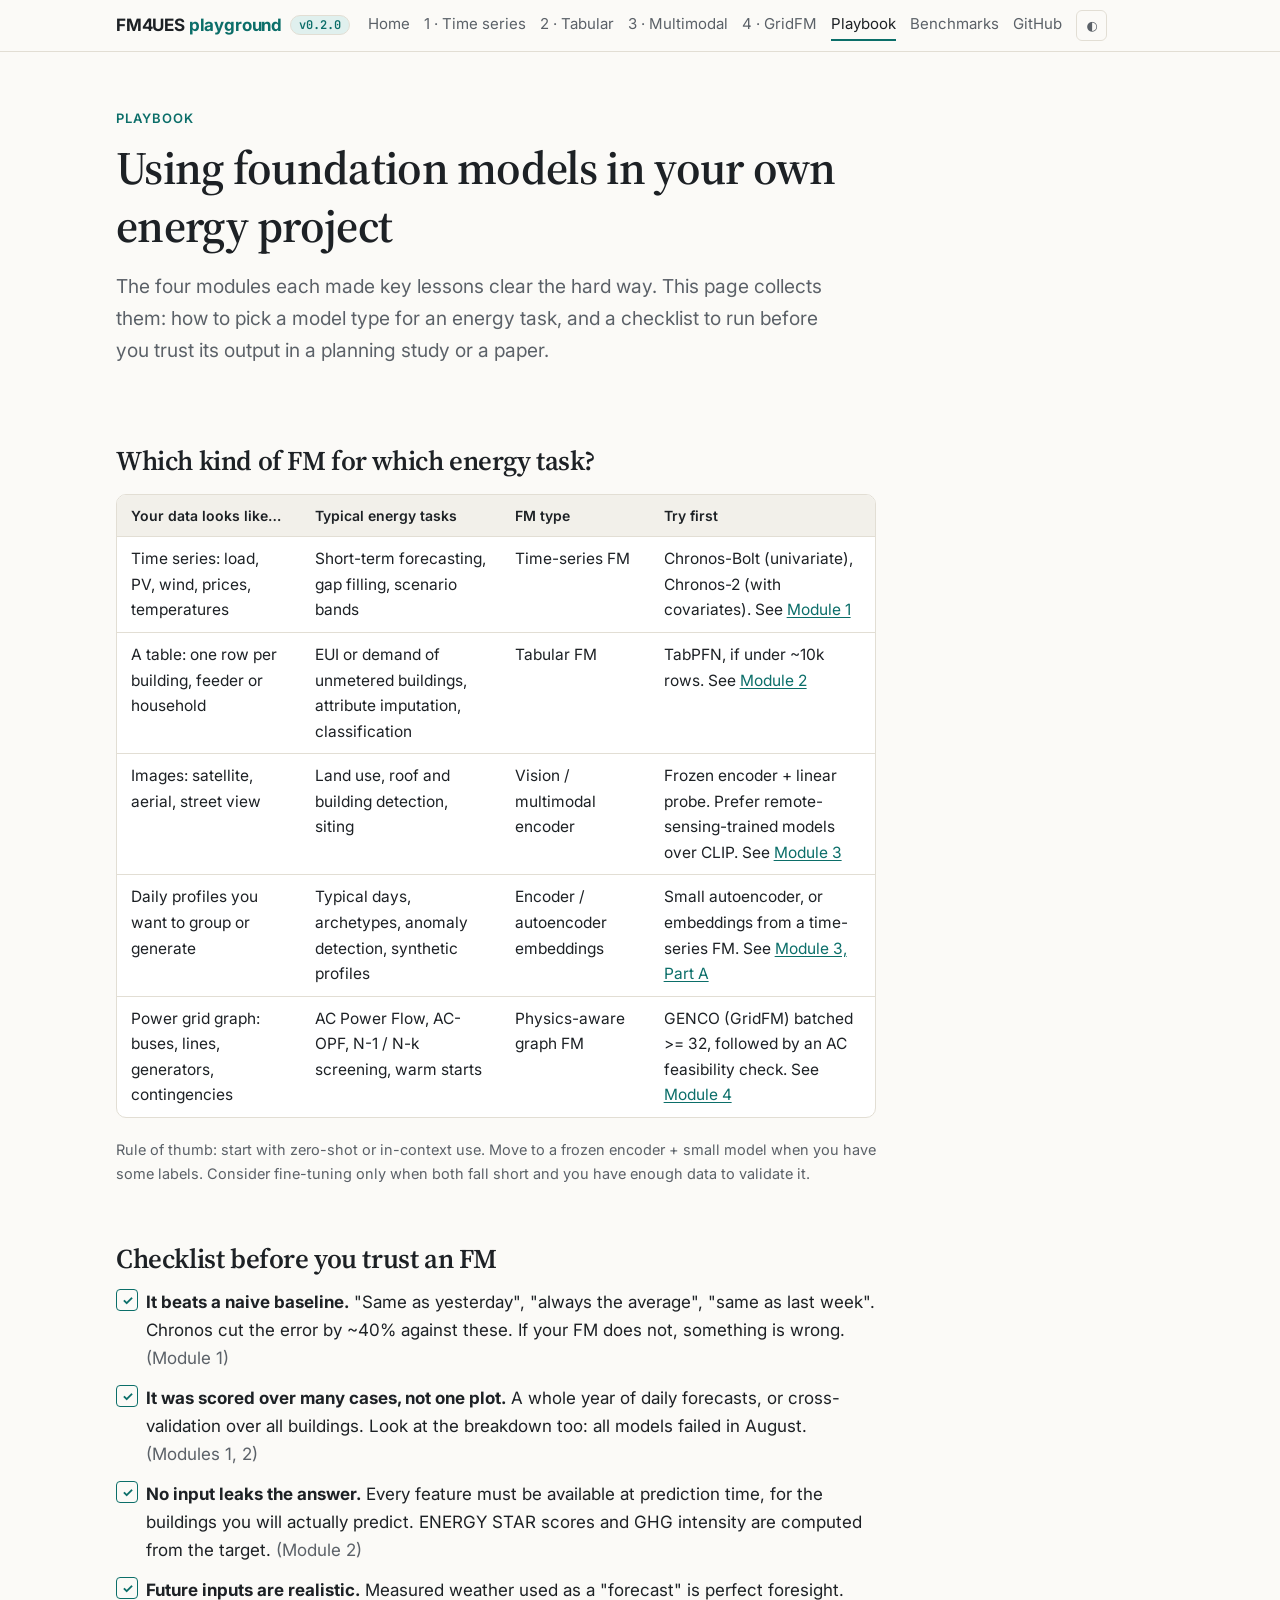
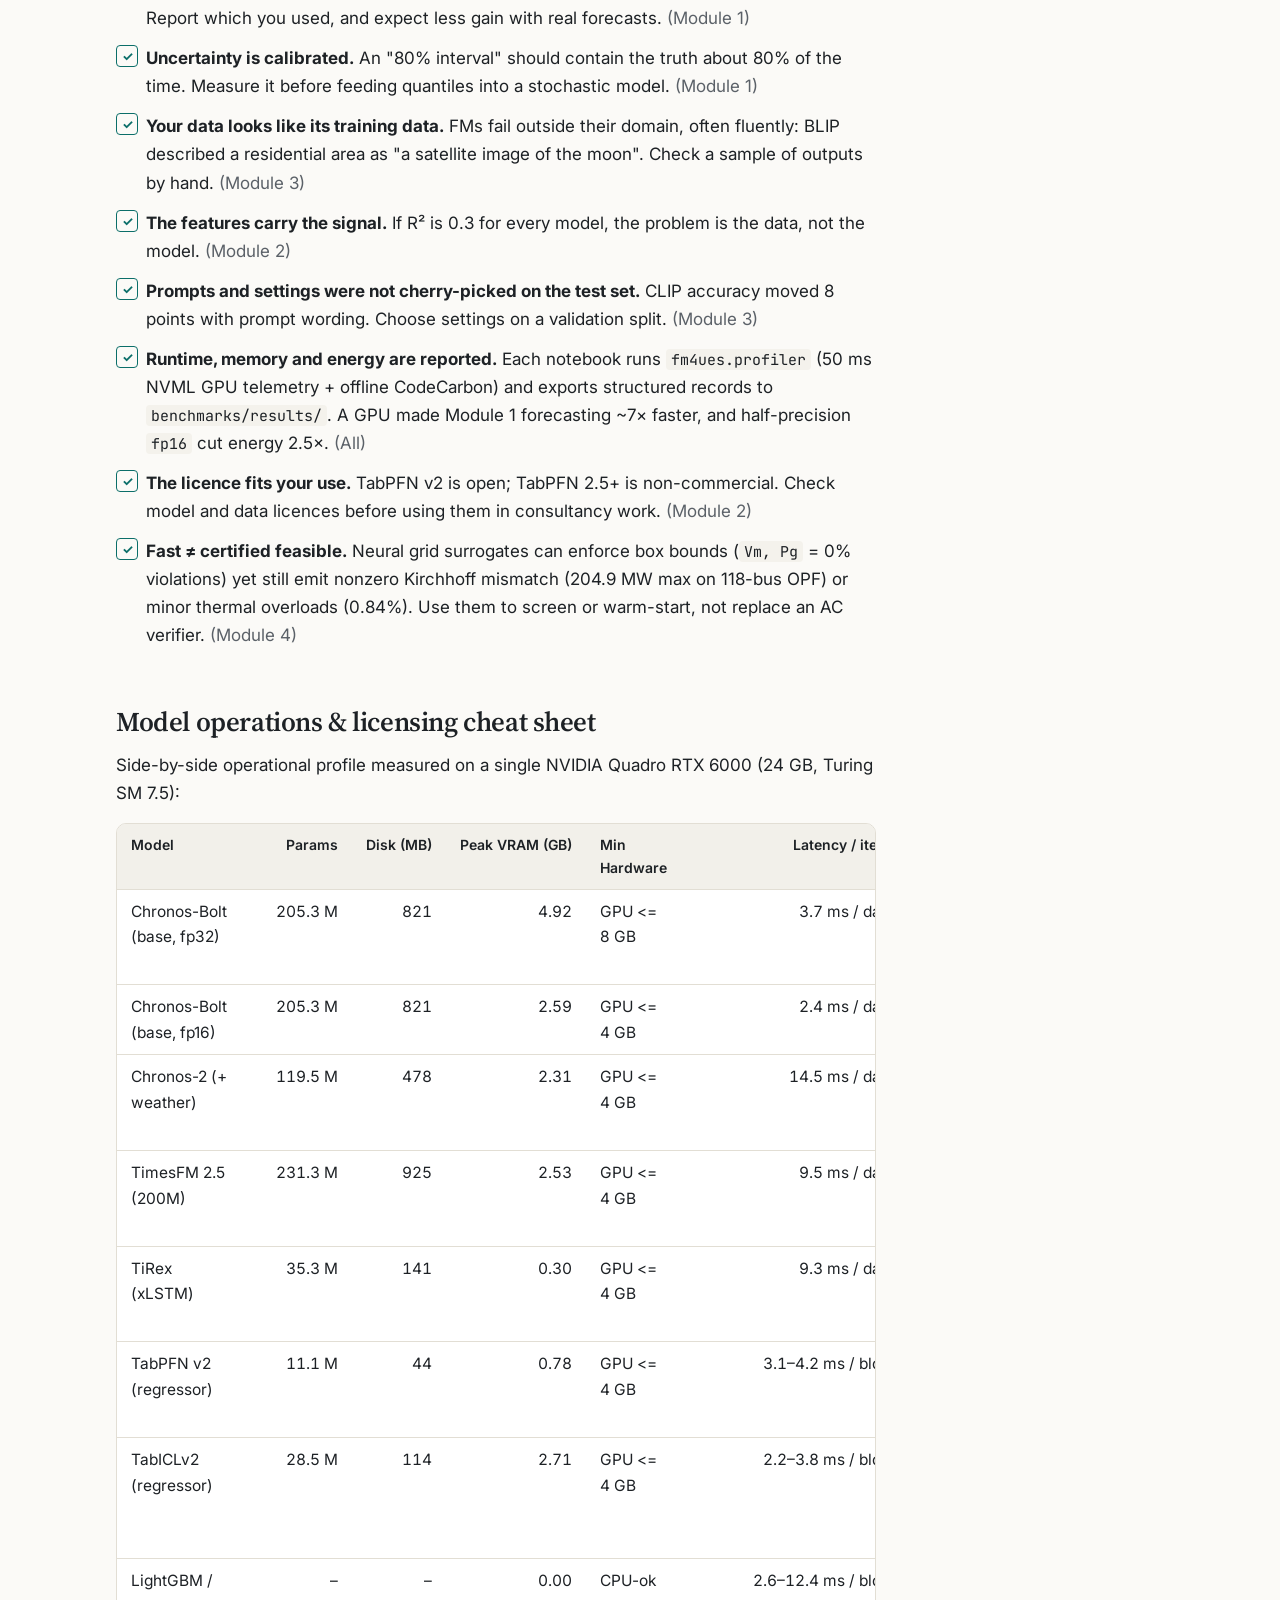
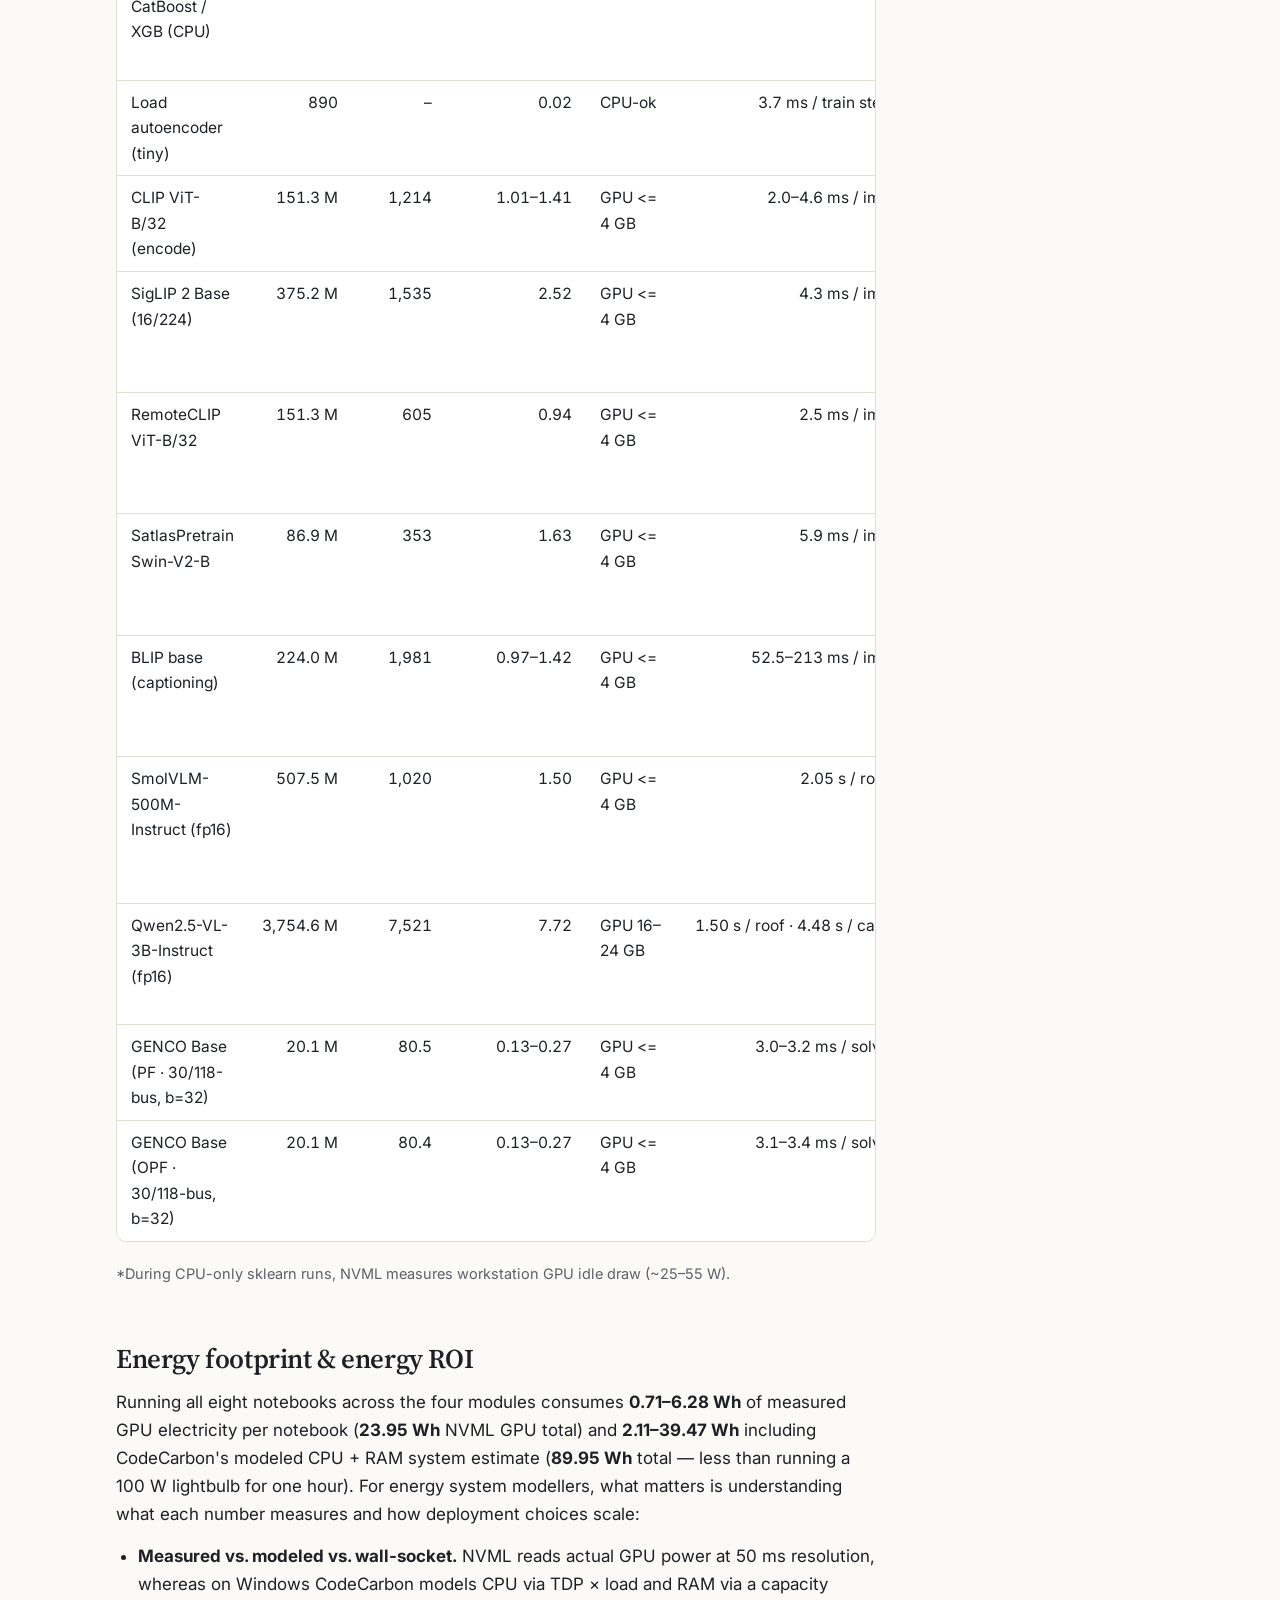
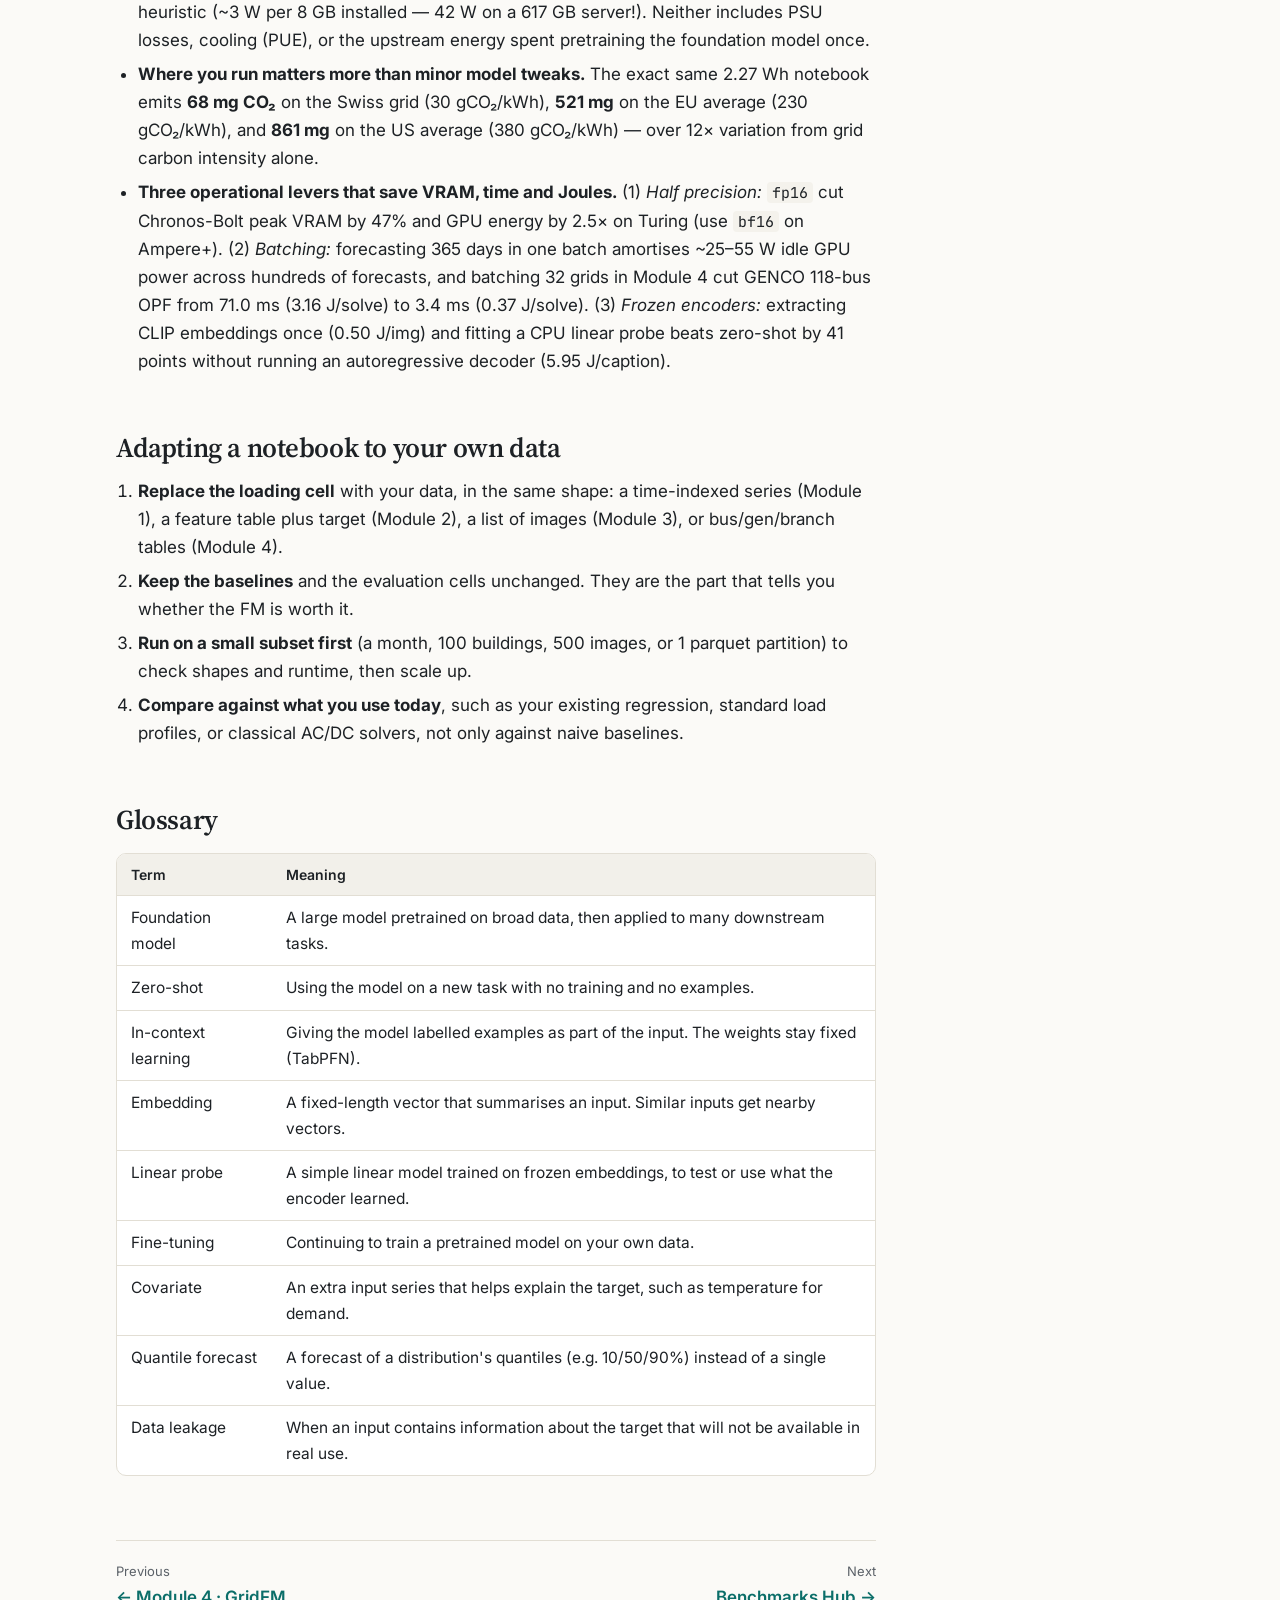
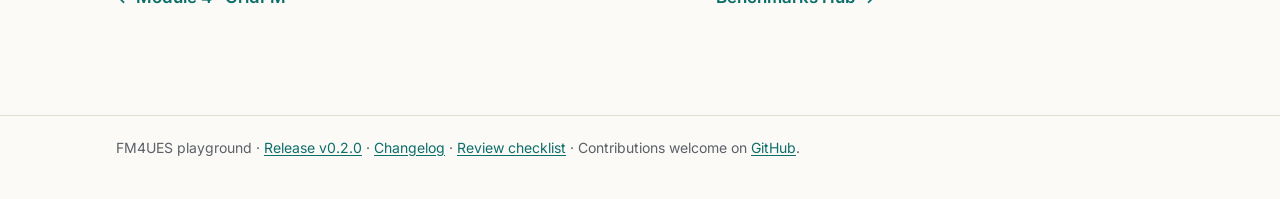
<file: docs/playbook.html>
<!doctype html>
<html lang="en">
<head>
<meta charset="utf-8">
<meta name="viewport" content="width=device-width, initial-scale=1">
<title>FM Playbook</title>
<meta name="description" content="A practical checklist for energy system modellers using foundation models: which model for which task, and how to evaluate it honestly.">
<link rel="preconnect" href="https://fonts.googleapis.com">
<link rel="preconnect" href="https://fonts.gstatic.com" crossorigin>
<link href="https://fonts.googleapis.com/css2?family=Inter:wght@400;600;700&family=JetBrains+Mono:wght@400;600&family=Source+Serif+4:opsz,wght@8..60,600&display=swap" rel="stylesheet">
<link rel="stylesheet" href="assets/style.css">
<script src="assets/site.js"></script>
</head>
<body>

<header class="site-header">
  <div class="inner">
    <div class="brand-group">
      <a class="brand" href="index.html">FM4UES <span>playground</span></a>
      <a class="version-badge" href="https://github.com/BartonChenTW/FM4UES-playground/releases/tag/v0.2.0" title="Release v0.2.0 — changelog &amp; tags">v0.2.0</a>
    </div>
    <nav class="site-nav">
      <a href="index.html">Home</a>
      <a href="module1.html">1 · Time series</a>
      <a href="module2.html">2 · Tabular</a>
      <a href="module3.html">3 · Multimodal</a>
      <a href="module4.html">4 · GridFM</a>
      <a href="playbook.html" aria-current="page">Playbook</a>
      <a href="benchmarks.html">Benchmarks</a>
      <a class="gh" href="https://github.com/BartonChenTW/FM4UES-playground">GitHub</a>
      <button class="theme-toggle" type="button" aria-label="Toggle dark mode">◐</button>
    </nav>
  </div>
</header>

<main>
<div class="prose">

<div class="hero">
  <p class="eyebrow">Playbook</p>
  <h1>Using foundation models in your own energy project</h1>
  <p class="lede">
    The four modules each made key lessons clear the hard way. This page collects them: how to pick a model type for an energy
    task, and a checklist to run before you trust its output in a planning study or a paper.
  </p>
</div>

<section>
  <h2>Which kind of FM for which energy task?</h2>
  <div class="table-wrap"><table>
    <tr><th>Your data looks like…</th><th>Typical energy tasks</th><th>FM type</th><th>Try first</th></tr>
    <tr>
      <td>Time series: load, PV, wind, prices, temperatures</td>
      <td>Short-term forecasting, gap filling, scenario bands</td>
      <td>Time-series FM</td>
      <td>Chronos-Bolt (univariate), Chronos-2 (with covariates). See <a href="module1.html">Module 1</a></td>
    </tr>
    <tr>
      <td>A table: one row per building, feeder or household</td>
      <td>EUI or demand of unmetered buildings, attribute imputation, classification</td>
      <td>Tabular FM</td>
      <td>TabPFN, if under ~10k rows. See <a href="module2.html">Module 2</a></td>
    </tr>
    <tr>
      <td>Images: satellite, aerial, street view</td>
      <td>Land use, roof and building detection, siting</td>
      <td>Vision / multimodal encoder</td>
      <td>Frozen encoder + linear probe. Prefer remote-sensing-trained models over CLIP. See <a href="module3.html">Module 3</a></td>
    </tr>
    <tr>
      <td>Daily profiles you want to group or generate</td>
      <td>Typical days, archetypes, anomaly detection, synthetic profiles</td>
      <td>Encoder / autoencoder embeddings</td>
      <td>Small autoencoder, or embeddings from a time-series FM. See <a href="module3.html#partA">Module 3, Part A</a></td>
    </tr>
    <tr>
      <td>Power grid graph: buses, lines, generators, contingencies</td>
      <td>AC Power Flow, AC-OPF, N-1 / N-k screening, warm starts</td>
      <td>Physics-aware graph FM</td>
      <td>GENCO (GridFM) batched &gt;= 32, followed by an AC feasibility check. See <a href="module4.html">Module 4</a></td>
    </tr>
  </table></div>
  <p class="small muted">Rule of thumb: start with zero-shot or in-context use. Move to a frozen encoder + small model when you have some labels. Consider fine-tuning only when both fall short and you have enough data to validate it.</p>
</section>

<section>
  <h2>Checklist before you trust an FM</h2>
  <ul class="checklist">
    <li><b>It beats a naive baseline.</b> "Same as yesterday", "always the average", "same as last week". Chronos cut the error by ~40% against these.
      If your FM does not, something is wrong. <span class="muted">(Module 1)</span></li>
    <li><b>It was scored over many cases, not one plot.</b> A whole year of daily forecasts, or cross-validation over all buildings.
      Look at the breakdown too: all models failed in August. <span class="muted">(Modules 1, 2)</span></li>
    <li><b>No input leaks the answer.</b> Every feature must be available at prediction time, for the buildings you will actually predict.
      ENERGY STAR scores and GHG intensity are computed from the target. <span class="muted">(Module 2)</span></li>
    <li><b>Future inputs are realistic.</b> Measured weather used as a "forecast" is perfect foresight. Report which you used, and expect less gain with real forecasts. <span class="muted">(Module 1)</span></li>
    <li><b>Uncertainty is calibrated.</b> An "80% interval" should contain the truth about 80% of the time. Measure it before feeding quantiles into a stochastic model. <span class="muted">(Module 1)</span></li>
    <li><b>Your data looks like its training data.</b> FMs fail outside their domain, often fluently: BLIP described a residential area as "a satellite image of the moon". Check a sample of outputs by hand. <span class="muted">(Module 3)</span></li>
    <li><b>The features carry the signal.</b> If R² is 0.3 for every model, the problem is the data, not the model. <span class="muted">(Module 2)</span></li>
    <li><b>Prompts and settings were not cherry-picked on the test set.</b> CLIP accuracy moved 8 points with prompt wording. Choose settings on a validation split. <span class="muted">(Module 3)</span></li>
    <li><b>Runtime, memory and energy are reported.</b> Each notebook runs <code>fm4ues.profiler</code> (50 ms NVML GPU telemetry + offline CodeCarbon) and exports structured records to <code>benchmarks/results/</code>. A GPU made Module 1 forecasting ~7× faster, and half-precision <code>fp16</code> cut energy 2.5×. <span class="muted">(All)</span></li>
    <li><b>The licence fits your use.</b> TabPFN v2 is open; TabPFN 2.5+ is non-commercial. Check model and data licences before using them in consultancy work. <span class="muted">(Module 2)</span></li>
    <li><b>Fast ≠ certified feasible.</b> Neural grid surrogates can enforce box bounds (<code>Vm, Pg</code> = 0% violations) yet still emit nonzero Kirchhoff mismatch (204.9 MW max on 118-bus OPF) or minor thermal overloads (0.84%). Use them to screen or warm-start, not replace an AC verifier. <span class="muted">(Module 4)</span></li>
  </ul>
</section>

<section>
  <h2>Model operations &amp; licensing cheat sheet</h2>
  <p>Side-by-side operational profile measured on a single NVIDIA Quadro RTX 6000 (24 GB, Turing SM 7.5):</p>
  <div class="table-wrap"><table>
    <tr><th>Model</th><th class="num">Params</th><th class="num">Disk (MB)</th><th class="num">Peak VRAM (GB)</th><th>Min Hardware</th><th class="num">Latency / item</th><th class="num">GPU Energy / 1k items</th><th>Licence</th><th>Hard Limits</th></tr>
    <tr><td>Chronos-Bolt (base, fp32)</td><td class="num">205.3 M</td><td class="num">821</td><td class="num">4.92</td><td>GPU &lt;= 8 GB</td><td class="num">3.7 ms / day</td><td class="num">0.16 Wh (587 J)</td><td>Apache-2.0</td><td>Context &lt;= 2,048, univariate</td></tr>
    <tr><td>Chronos-Bolt (base, fp16)</td><td class="num">205.3 M</td><td class="num">821</td><td class="num">2.59</td><td>GPU &lt;= 4 GB</td><td class="num">2.4 ms / day</td><td class="num">0.06 Wh (220 J)</td><td>Apache-2.0</td><td>Check fp16 range vs. bf16</td></tr>
    <tr><td>Chronos-2 (+ weather)</td><td class="num">119.5 M</td><td class="num">478</td><td class="num">2.31</td><td>GPU &lt;= 4 GB</td><td class="num">14.5 ms / day</td><td class="num">0.89 Wh (3,211 J)</td><td>Apache-2.0</td><td>Needs known-future covariates</td></tr>
    <tr><td>TimesFM 2.5 (200M)</td><td class="num">231.3 M</td><td class="num">925</td><td class="num">2.53</td><td>GPU &lt;= 4 GB</td><td class="num">9.5 ms / day</td><td class="num">0.57 Wh (2,055 J)</td><td>Apache-2.0</td><td>Univariate core (covariates via xreg)</td></tr>
    <tr><td>TiRex (xLSTM)</td><td class="num">35.3 M</td><td class="num">141</td><td class="num">0.30</td><td>GPU &lt;= 4 GB</td><td class="num">9.3 ms / day</td><td class="num">0.35 Wh (1,268 J)</td><td>NX-AI / Apache-2.0</td><td>Univariate, 9 deciles (0.1..0.9)</td></tr>
    <tr><td>TabPFN v2 (regressor)</td><td class="num">11.1 M</td><td class="num">44</td><td class="num">0.78</td><td>GPU &lt;= 4 GB</td><td class="num">3.1–4.2 ms / bldg</td><td class="num">0.10–0.16 Wh</td><td>Prior Labs (Apache 2.0)</td><td>&lt;= 10k rows, &lt;= 500 cols</td></tr>
    <tr><td>TabICLv2 (regressor)</td><td class="num">28.5 M</td><td class="num">114</td><td class="num">2.71</td><td>GPU &lt;= 4 GB</td><td class="num">2.2–3.8 ms / bldg</td><td class="num">0.07–0.12 Wh</td><td>BSD-3-Clause</td><td>Check aggregate stock bias on skewed EUI</td></tr>
    <tr><td>LightGBM / CatBoost / XGB (CPU)</td><td class="num">–</td><td class="num">–</td><td class="num">0.00</td><td>CPU-ok</td><td class="num">2.6–12.4 ms / bldg</td><td class="num">0.02–0.09 Wh*</td><td>MIT / Apache-2.0</td><td>Weak quantiles on LightGBM; strong on repeats</td></tr>
    <tr><td>Load autoencoder (tiny)</td><td class="num">890</td><td class="num">–</td><td class="num">0.02</td><td>CPU-ok</td><td class="num">3.7 ms / train step</td><td class="num">0.04 Wh / 1k steps</td><td>MIT</td><td>24-h shape only</td></tr>
    <tr><td>CLIP ViT-B/32 (encode)</td><td class="num">151.3 M</td><td class="num">1,214</td><td class="num">1.01–1.41</td><td>GPU &lt;= 4 GB</td><td class="num">2.0–4.6 ms / img</td><td class="num">0.08–0.14 Wh (303–500 J)</td><td>MIT</td><td>224×224 crop, 77 text tokens</td></tr>
    <tr><td>SigLIP 2 Base (16/224)</td><td class="num">375.2 M</td><td class="num">1,535</td><td class="num">2.52</td><td>GPU &lt;= 4 GB</td><td class="num">4.3 ms / img</td><td class="num">0.26 Wh (950 J)</td><td>Apache-2.0</td><td>64 lowercase text tokens; leads PV AUC (0.962)</td></tr>
    <tr><td>RemoteCLIP ViT-B/32</td><td class="num">151.3 M</td><td class="num">605</td><td class="num">0.94</td><td>GPU &lt;= 4 GB</td><td class="num">2.5 ms / img</td><td class="num">0.10 Wh (368 J)</td><td>Unspecified on HF</td><td>RS-adapted; weaker ZS on EuroSAT than linear probe</td></tr>
    <tr><td>SatlasPretrain Swin-V2-B</td><td class="num">86.9 M</td><td class="num">353</td><td class="num">1.63</td><td>GPU &lt;= 4 GB</td><td class="num">5.9 ms / img</td><td class="num">0.38 Wh (1,362 J)</td><td>Apache-2.0</td><td>Vision-only; requires [0,1] Sentinel-2 scaling</td></tr>
    <tr><td>BLIP base (captioning)</td><td class="num">224.0 M</td><td class="num">1,981</td><td class="num">0.97–1.42</td><td>GPU &lt;= 4 GB</td><td class="num">52.5–213 ms / img</td><td class="num">1.65–3.98 Wh</td><td>BSD-3-Clause</td><td>Everyday-photo domain; 0% JSON adherence</td></tr>
    <tr><td>SmolVLM-500M-Instruct (fp16)</td><td class="num">507.5 M</td><td class="num">1,020</td><td class="num">1.50</td><td>GPU &lt;= 4 GB</td><td class="num">2.05 s / roof</td><td class="num">55.2 Wh / 1k roofs</td><td>Apache-2.0</td><td>90% bare-roof PV hallucination; 76.7% EPC match</td></tr>
    <tr><td>Qwen2.5-VL-3B-Instruct (fp16)</td><td class="num">3,754.6 M</td><td class="num">7,521</td><td class="num">7.72</td><td>GPU 16–24 GB</td><td class="num">1.50 s / roof · 4.48 s / card</td><td class="num">53.6–131.7 Wh / 1k</td><td>Apache-2.0</td><td>100% EPC OCR exact; 300–500× cost of probes</td></tr>
    <tr><td>GENCO Base (PF · 30/118-bus, b=32)</td><td class="num">20.1 M</td><td class="num">80.5</td><td class="num">0.13–0.27</td><td>GPU &lt;= 4 GB</td><td class="num">3.0–3.2 ms / solve</td><td class="num">0.05–0.10 Wh (166–359 J)</td><td>Apache-2.0</td><td>71–74 ms at batch=1; soft |ΔP| residuals</td></tr>
    <tr><td>GENCO Base (OPF · 30/118-bus, b=32)</td><td class="num">20.1 M</td><td class="num">80.4</td><td class="num">0.13–0.27</td><td>GPU &lt;= 4 GB</td><td class="num">3.1–3.4 ms / solve</td><td class="num">0.05–0.10 Wh (172–367 J)</td><td>Apache-2.0</td><td>47.6× vs AC-OPF; soft Qg/thermal/PBE</td></tr>
  </table></div>
  <p class="small muted">*During CPU-only sklearn runs, NVML measures workstation GPU idle draw (~25–55 W).</p>
</section>

<section>
  <h2>Energy footprint &amp; energy ROI</h2>
  <p>
    Running all eight notebooks across the four modules consumes <b>0.71–6.28 Wh</b> of measured GPU electricity per notebook
    (<b>23.95 Wh</b> NVML GPU total) and <b>2.11–39.47 Wh</b> including CodeCarbon's modeled CPU + RAM system estimate
    (<b>89.95 Wh</b> total — less than running a 100 W lightbulb for one hour).
    For energy system modellers, what matters is understanding what each number measures and how deployment choices scale:
  </p>
  <ul>
    <li><b>Measured vs. modeled vs. wall-socket.</b> NVML reads actual GPU power at 50 ms resolution, whereas on Windows CodeCarbon models CPU via TDP × load and RAM via a capacity heuristic (~3 W per 8 GB installed — 42 W on a 617 GB server!). Neither includes PSU losses, cooling (PUE), or the upstream energy spent pretraining the foundation model once.</li>
    <li><b>Where you run matters more than minor model tweaks.</b> The exact same 2.27 Wh notebook emits <b>68 mg CO₂</b> on the Swiss grid (30 gCO₂/kWh), <b>521 mg</b> on the EU average (230 gCO₂/kWh), and <b>861 mg</b> on the US average (380 gCO₂/kWh) — over 12× variation from grid carbon intensity alone.</li>
    <li><b>Three operational levers that save VRAM, time and Joules.</b> (1) <em>Half precision:</em> <code>fp16</code> cut Chronos-Bolt peak VRAM by 47% and GPU energy by 2.5× on Turing (use <code>bf16</code> on Ampere+). (2) <em>Batching:</em> forecasting 365 days in one batch amortises ~25–55 W idle GPU power across hundreds of forecasts, and batching 32 grids in Module 4 cut GENCO 118-bus OPF from 71.0 ms (3.16 J/solve) to 3.4 ms (0.37 J/solve). (3) <em>Frozen encoders:</em> extracting CLIP embeddings once (0.50 J/img) and fitting a CPU linear probe beats zero-shot by 41 points without running an autoregressive decoder (5.95 J/caption).</li>
  </ul>
</section>

<section>
  <h2>Adapting a notebook to your own data</h2>
  <ol>
    <li><b>Replace the loading cell</b> with your data, in the same shape: a time-indexed series (Module 1), a feature table plus target (Module 2), a list of images (Module 3), or bus/gen/branch tables (Module 4).</li>
    <li><b>Keep the baselines</b> and the evaluation cells unchanged. They are the part that tells you whether the FM is worth it.</li>
    <li><b>Run on a small subset first</b> (a month, 100 buildings, 500 images, or 1 parquet partition) to check shapes and runtime, then scale up.</li>
    <li><b>Compare against what you use today</b>, such as your existing regression, standard load profiles, or classical AC/DC solvers, not only against naive baselines.</li>
  </ol>
</section>

<section>
  <h2>Glossary</h2>
  <div class="table-wrap"><table>
    <tr><th>Term</th><th>Meaning</th></tr>
    <tr><td>Foundation model</td><td>A large model pretrained on broad data, then applied to many downstream tasks.</td></tr>
    <tr><td>Zero-shot</td><td>Using the model on a new task with no training and no examples.</td></tr>
    <tr><td>In-context learning</td><td>Giving the model labelled examples as part of the input. The weights stay fixed (TabPFN).</td></tr>
    <tr><td>Embedding</td><td>A fixed-length vector that summarises an input. Similar inputs get nearby vectors.</td></tr>
    <tr><td>Linear probe</td><td>A simple linear model trained on frozen embeddings, to test or use what the encoder learned.</td></tr>
    <tr><td>Fine-tuning</td><td>Continuing to train a pretrained model on your own data.</td></tr>
    <tr><td>Covariate</td><td>An extra input series that helps explain the target, such as temperature for demand.</td></tr>
    <tr><td>Quantile forecast</td><td>A forecast of a distribution's quantiles (e.g. 10/50/90%) instead of a single value.</td></tr>
    <tr><td>Data leakage</td><td>When an input contains information about the target that will not be available in real use.</td></tr>
  </table></div>
</section>

<nav class="pager">
  <a href="module4.html"><small>Previous</small>← Module 4 · GridFM</a>
  <a href="benchmarks.html" style="text-align:right"><small>Next</small>Benchmarks Hub →</a>
</nav>

</div>
</main>

<footer>
  <div class="inner">
    FM4UES playground · <a href="https://github.com/BartonChenTW/FM4UES-playground/releases/tag/v0.2.0">Release v0.2.0</a> ·
    <a href="https://github.com/BartonChenTW/FM4UES-playground/blob/main/CHANGELOG.md">Changelog</a> ·
    <a href="https://github.com/BartonChenTW/FM4UES-playground/blob/main/docs/to_review.md">Review checklist</a> ·
    Contributions welcome on <a href="https://github.com/BartonChenTW/FM4UES-playground">GitHub</a>.
  </div>
</footer>

</body>
</html>
</file>
<file: docs/assets/style.css>
/* FM4UES playground – site styles. Plain CSS, no build step. */

:root {
  --bg: #fbfaf7;
  --surface: #ffffff;
  --surface-2: #f2f0ea;
  --text: #1d2125;
  --muted: #5b6168;
  --border: #e2ded4;
  --accent: #0b6e69;        /* teal: links, highlights */
  --accent-soft: #e0f0ee;
  --warn: #9a5b00;
  --warn-soft: #fbf0dc;
  --good: #2d6a2d;
  --code-bg: #f4f2ec;
  --fig-bg: #ffffff;
  --shadow: 0 1px 2px rgba(20, 20, 20, .05), 0 4px 16px rgba(20, 20, 20, .04);
  --radius: 10px;
  --sans: "Inter", system-ui, -apple-system, "Segoe UI", Roboto, "Helvetica Neue", Arial, sans-serif;
  --serif: "Source Serif 4", Georgia, "Times New Roman", serif;
  --mono: "JetBrains Mono", ui-monospace, SFMono-Regular, Consolas, "Liberation Mono", monospace;
  color-scheme: light;
}

@media (prefers-color-scheme: dark) {
  :root:not([data-theme="light"]) {
    --bg: #14171a;
    --surface: #1b1f23;
    --surface-2: #22272c;
    --text: #e6e4df;
    --muted: #a0a6ad;
    --border: #2f353b;
    --accent: #5cc7bd;
    --accent-soft: #173431;
    --warn: #e8b35c;
    --warn-soft: #33291a;
    --good: #8fd18f;
    --code-bg: #1f2428;
    --fig-bg: #f7f7f5;
    --shadow: none;
    color-scheme: dark;
  }
}

:root[data-theme="dark"] {
  --bg: #14171a;
  --surface: #1b1f23;
  --surface-2: #22272c;
  --text: #e6e4df;
  --muted: #a0a6ad;
  --border: #2f353b;
  --accent: #5cc7bd;
  --accent-soft: #173431;
  --warn: #e8b35c;
  --warn-soft: #33291a;
  --good: #8fd18f;
  --code-bg: #1f2428;
  --fig-bg: #f7f7f5;
  --shadow: none;
  color-scheme: dark;
}

* { box-sizing: border-box; }

html { -webkit-text-size-adjust: 100%; }

body {
  margin: 0;
  background: var(--bg);
  color: var(--text);
  font-family: var(--sans);
  font-size: 17px;
  line-height: 1.65;
}

a { color: var(--accent); text-underline-offset: 2px; }
a:hover { text-decoration-thickness: 2px; }

img { max-width: 100%; height: auto; display: block; }

/* ---------- Header / nav ---------- */

.site-header {
  position: sticky; top: 0; z-index: 10;
  background: color-mix(in srgb, var(--bg) 92%, transparent);
  backdrop-filter: blur(8px);
  border-bottom: 1px solid var(--border);
}
.site-header .inner {
  max-width: 1080px; margin: 0 auto; padding: 10px 16px;
  display: flex; align-items: center; gap: 18px; flex-wrap: wrap;
}
.brand { font-weight: 700; color: var(--text); text-decoration: none; letter-spacing: -.01em; }
.brand span { color: var(--accent); }
.brand-group { display: inline-flex; align-items: center; gap: 8px; }
.version-badge {
  font-family: var(--mono); font-size: 12px; font-weight: 600; line-height: 1;
  padding: 3px 8px; border-radius: 999px; text-decoration: none;
  background: var(--accent-soft); color: var(--accent); border: 1px solid var(--border);
}
.version-badge:hover { filter: brightness(1.05); text-decoration: underline; }
.site-nav { display: flex; gap: 4px 14px; flex-wrap: wrap; font-size: 15px; }
.site-nav a { color: var(--muted); text-decoration: none; padding: 2px 0; border-bottom: 2px solid transparent; }
.site-nav a:hover { color: var(--text); }
.site-nav a[aria-current="page"] { color: var(--text); border-bottom-color: var(--accent); }
.site-nav .gh { margin-left: auto; }

/* ---------- Layout ---------- */

main { max-width: 1080px; margin: 0 auto; padding: 0 16px 64px; }
.prose { max-width: 760px; }
section { margin-top: 56px; }

h1, h2, h3 { line-height: 1.25; letter-spacing: -.015em; }
h1 { font-family: var(--serif); font-size: clamp(2rem, 4.5vw, 2.9rem); font-weight: 600; margin: 0 0 16px; }
h2 { font-family: var(--serif); font-size: 1.7rem; font-weight: 600; margin: 0 0 12px; }
h3 { font-size: 1.12rem; margin: 28px 0 8px; }
p { margin: 0 0 14px; }
ul, ol { padding-left: 1.3em; margin: 0 0 14px; }
li { margin-bottom: 6px; }

.eyebrow {
  font-size: 13px; font-weight: 600; letter-spacing: .08em; text-transform: uppercase;
  color: var(--accent); margin: 0 0 10px;
}
.lede { font-size: 1.2rem; color: var(--muted); max-width: 720px; }

.hero { padding: 56px 0 8px; }
.hero .actions { display: flex; gap: 12px; flex-wrap: wrap; margin-top: 24px; }

.btn {
  display: inline-block; padding: 9px 16px; border-radius: 8px; font-weight: 600; font-size: 15px;
  text-decoration: none; border: 1px solid var(--border); color: var(--text); background: var(--surface);
}
.btn.primary { background: var(--accent); border-color: var(--accent); color: var(--bg); }
.btn:hover { filter: brightness(1.05); }

/* ---------- Cards and grids ---------- */

.grid { display: grid; gap: 16px; }
.grid.cols-3 { grid-template-columns: repeat(auto-fit, minmax(260px, 1fr)); }
.grid.cols-2 { grid-template-columns: repeat(auto-fit, minmax(300px, 1fr)); }

.card {
  background: var(--surface); border: 1px solid var(--border); border-radius: var(--radius);
  padding: 20px; box-shadow: var(--shadow);
}
.card h3 { margin-top: 0; }
.card p:last-child { margin-bottom: 0; }
a.card { color: inherit; text-decoration: none; display: block; transition: border-color .15s; }
a.card:hover { border-color: var(--accent); }
.card .tag { font-size: 12px; font-weight: 600; letter-spacing: .06em; text-transform: uppercase; color: var(--accent); }
.card .stat { font-family: var(--serif); font-size: 1.9rem; font-weight: 600; line-height: 1.1; margin: 10px 0 2px; }
.card .stat-label { font-size: 14px; color: var(--muted); }
.card .more { margin-top: 12px; font-weight: 600; color: var(--accent); font-size: 15px; }

/* Concept boxes */
.concept {
  border-left: 3px solid var(--accent); background: var(--accent-soft);
  padding: 14px 18px; border-radius: 0 var(--radius) var(--radius) 0; margin: 18px 0;
}
.concept strong:first-child { display: block; margin-bottom: 4px; }
.pitfall {
  border-left: 3px solid var(--warn); background: var(--warn-soft);
  padding: 14px 18px; border-radius: 0 var(--radius) var(--radius) 0; margin: 18px 0;
}
.pitfall strong:first-child { display: block; margin-bottom: 4px; color: var(--warn); }
.concept p:last-child, .pitfall p:last-child { margin-bottom: 0; }

/* Workflow strip */
.flow { display: grid; grid-template-columns: repeat(auto-fit, minmax(170px, 1fr)); gap: 10px; counter-reset: step; }
.flow .step {
  background: var(--surface); border: 1px solid var(--border); border-radius: var(--radius); padding: 14px 16px;
  counter-increment: step; position: relative;
}
.flow .step::before {
  content: counter(step); display: inline-grid; place-items: center; width: 24px; height: 24px; border-radius: 50%;
  background: var(--accent); color: var(--bg); font-weight: 700; font-size: 13px; margin-bottom: 8px;
}
.flow .step b { display: block; margin-bottom: 4px; }
.flow .step span { font-size: 14.5px; color: var(--muted); line-height: 1.5; display: block; }

/* Pipeline diagram (where FMs fit) */
.pipeline { display: grid; grid-template-columns: 1fr auto 1fr auto 1fr; gap: 10px; align-items: stretch; }
.pipeline .col { display: grid; gap: 10px; }
.pipeline .col h4 { margin: 0 0 2px; font-size: 13px; text-transform: uppercase; letter-spacing: .07em; color: var(--muted); }
.pipeline .box { background: var(--surface); border: 1px solid var(--border); border-radius: 8px; padding: 10px 12px; font-size: 15px; line-height: 1.4; }
.pipeline .box small { display: block; color: var(--muted); font-size: 13px; }
.pipeline .box.fm { border-color: var(--accent); background: var(--accent-soft); }
.pipeline .arrow { display: grid; place-items: center; color: var(--muted); font-size: 22px; }
@media (max-width: 760px) {
  .pipeline { grid-template-columns: 1fr; }
  .pipeline .arrow { transform: rotate(90deg); padding: 2px 0; }
}

/* ---------- Tables ---------- */

.table-wrap { overflow-x: auto; margin: 16px 0 20px; border: 1px solid var(--border); border-radius: var(--radius); background: var(--surface); }
table { border-collapse: collapse; width: 100%; font-size: 15.5px; }
th, td { padding: 9px 14px; text-align: left; border-bottom: 1px solid var(--border); vertical-align: top; }
th { background: var(--surface-2); font-weight: 600; font-size: 14px; }
tr:last-child td { border-bottom: none; }
td.num, th.num { text-align: right; font-variant-numeric: tabular-nums; white-space: nowrap; }
tr.best td { font-weight: 700; }
tr.baseline td { color: var(--muted); }

/* ---------- Code ---------- */

code { font-family: var(--mono); font-size: .88em; background: var(--code-bg); padding: 1px 5px; border-radius: 4px; }
pre {
  background: var(--code-bg); border: 1px solid var(--border); border-radius: var(--radius);
  padding: 14px 16px; overflow-x: auto; font-size: 14px; line-height: 1.55; margin: 14px 0 18px;
}
pre code { background: none; padding: 0; font-size: inherit; }
pre code.hljs { background: transparent; padding: 0; }
.code-title { font-size: 13px; color: var(--muted); margin: 18px 0 -10px; font-family: var(--mono); }

/* ---------- Figures ---------- */

figure { margin: 22px 0; }
figure .frame { background: var(--fig-bg); border: 1px solid var(--border); border-radius: var(--radius); padding: 10px; }
figure.narrow { max-width: 620px; }
figcaption { font-size: 14.5px; color: var(--muted); margin-top: 8px; line-height: 1.5; }

/* ---------- Module page bits ---------- */

.facts { display: grid; grid-template-columns: repeat(auto-fit, minmax(170px, 1fr)); gap: 10px; margin: 22px 0; }
.facts div { background: var(--surface); border: 1px solid var(--border); border-radius: 8px; padding: 10px 14px; }
.facts dt { font-size: 12.5px; text-transform: uppercase; letter-spacing: .06em; color: var(--muted); }
.facts dd { margin: 2px 0 0; font-weight: 600; font-size: 15.5px; }

.toc { font-size: 15px; background: var(--surface); border: 1px solid var(--border); border-radius: var(--radius); padding: 14px 18px; }
.toc ol { margin: 6px 0 0; }
.toc li { margin-bottom: 2px; }

.pager { display: flex; justify-content: space-between; gap: 12px; flex-wrap: wrap; margin-top: 64px; padding-top: 20px; border-top: 1px solid var(--border); }
.pager a { text-decoration: none; font-weight: 600; }
.pager small { display: block; color: var(--muted); font-weight: 400; font-size: 13px; }

.checklist { list-style: none; padding: 0; }
.checklist li { padding-left: 30px; position: relative; margin-bottom: 12px; }
.checklist li::before {
  content: "✓"; position: absolute; left: 0; top: 1px; width: 20px; height: 20px; border-radius: 4px;
  border: 1.5px solid var(--accent); color: var(--accent); font-size: 13px; font-weight: 700;
  display: grid; place-items: center;
}

.muted { color: var(--muted); }
.small { font-size: 14.5px; }

footer { border-top: 1px solid var(--border); margin-top: 40px; }
footer .inner { max-width: 1080px; margin: 0 auto; padding: 20px 16px 40px; font-size: 14px; color: var(--muted); }

.theme-toggle {
  background: none; border: 1px solid var(--border); border-radius: 6px; color: var(--muted);
  font: inherit; font-size: 13px; padding: 3px 9px; cursor: pointer;
}

/* Syntax colours for highlight.js, driven by the site tokens so they follow light/dark */
:root { --hl-kw: #8a3ffc; --hl-str: #2d6a2d; --hl-num: #b15c00; --hl-com: #7a7f85; --hl-fn: #0b5cad; }
@media (prefers-color-scheme: dark) { :root:not([data-theme="light"]) { --hl-kw: #c4a5ff; --hl-str: #9ad39a; --hl-num: #f0b46a; --hl-com: #8a9097; --hl-fn: #7cb8f2; } }
:root[data-theme="dark"] { --hl-kw: #c4a5ff; --hl-str: #9ad39a; --hl-num: #f0b46a; --hl-com: #8a9097; --hl-fn: #7cb8f2; }
.hljs-keyword, .hljs-built_in, .hljs-literal { color: var(--hl-kw); }
.hljs-string { color: var(--hl-str); }
.hljs-number { color: var(--hl-num); }
.hljs-comment { color: var(--hl-com); font-style: italic; }
.hljs-title, .hljs-title.function_ { color: var(--hl-fn); }
</file>
